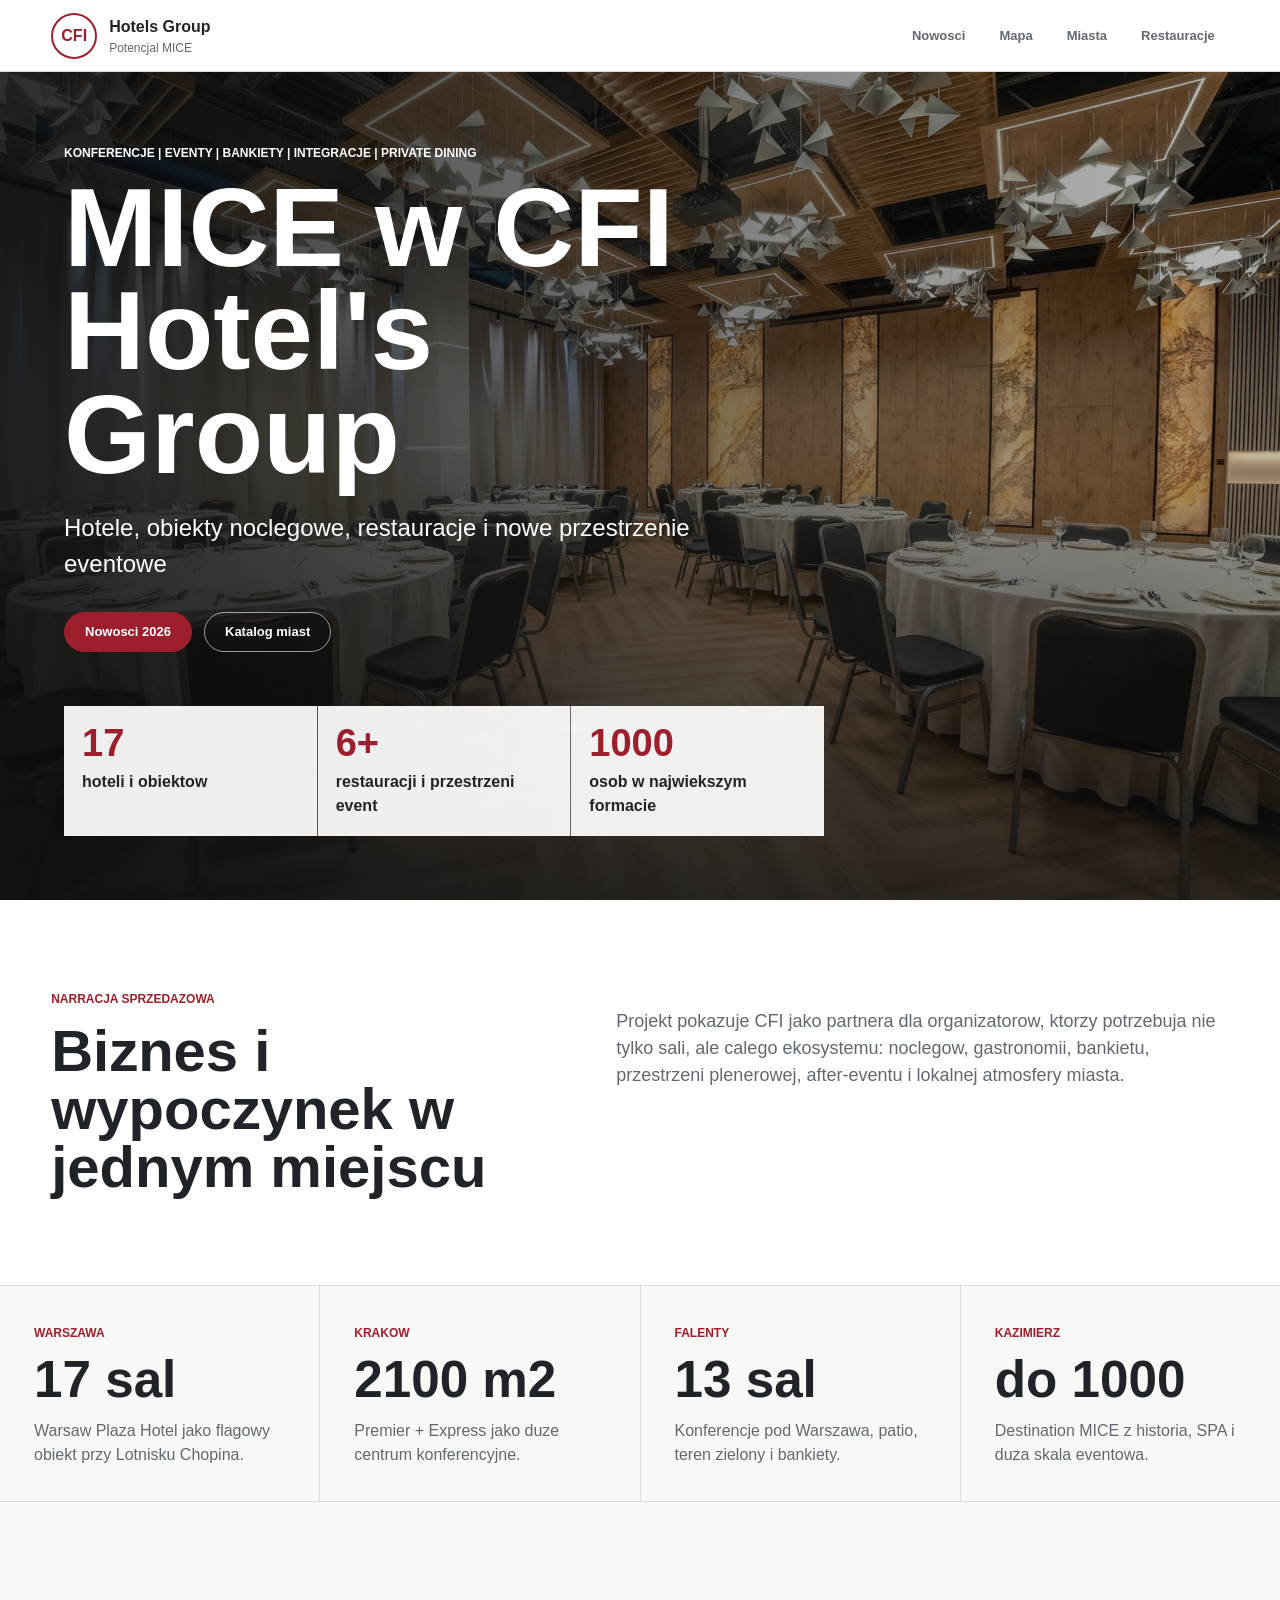
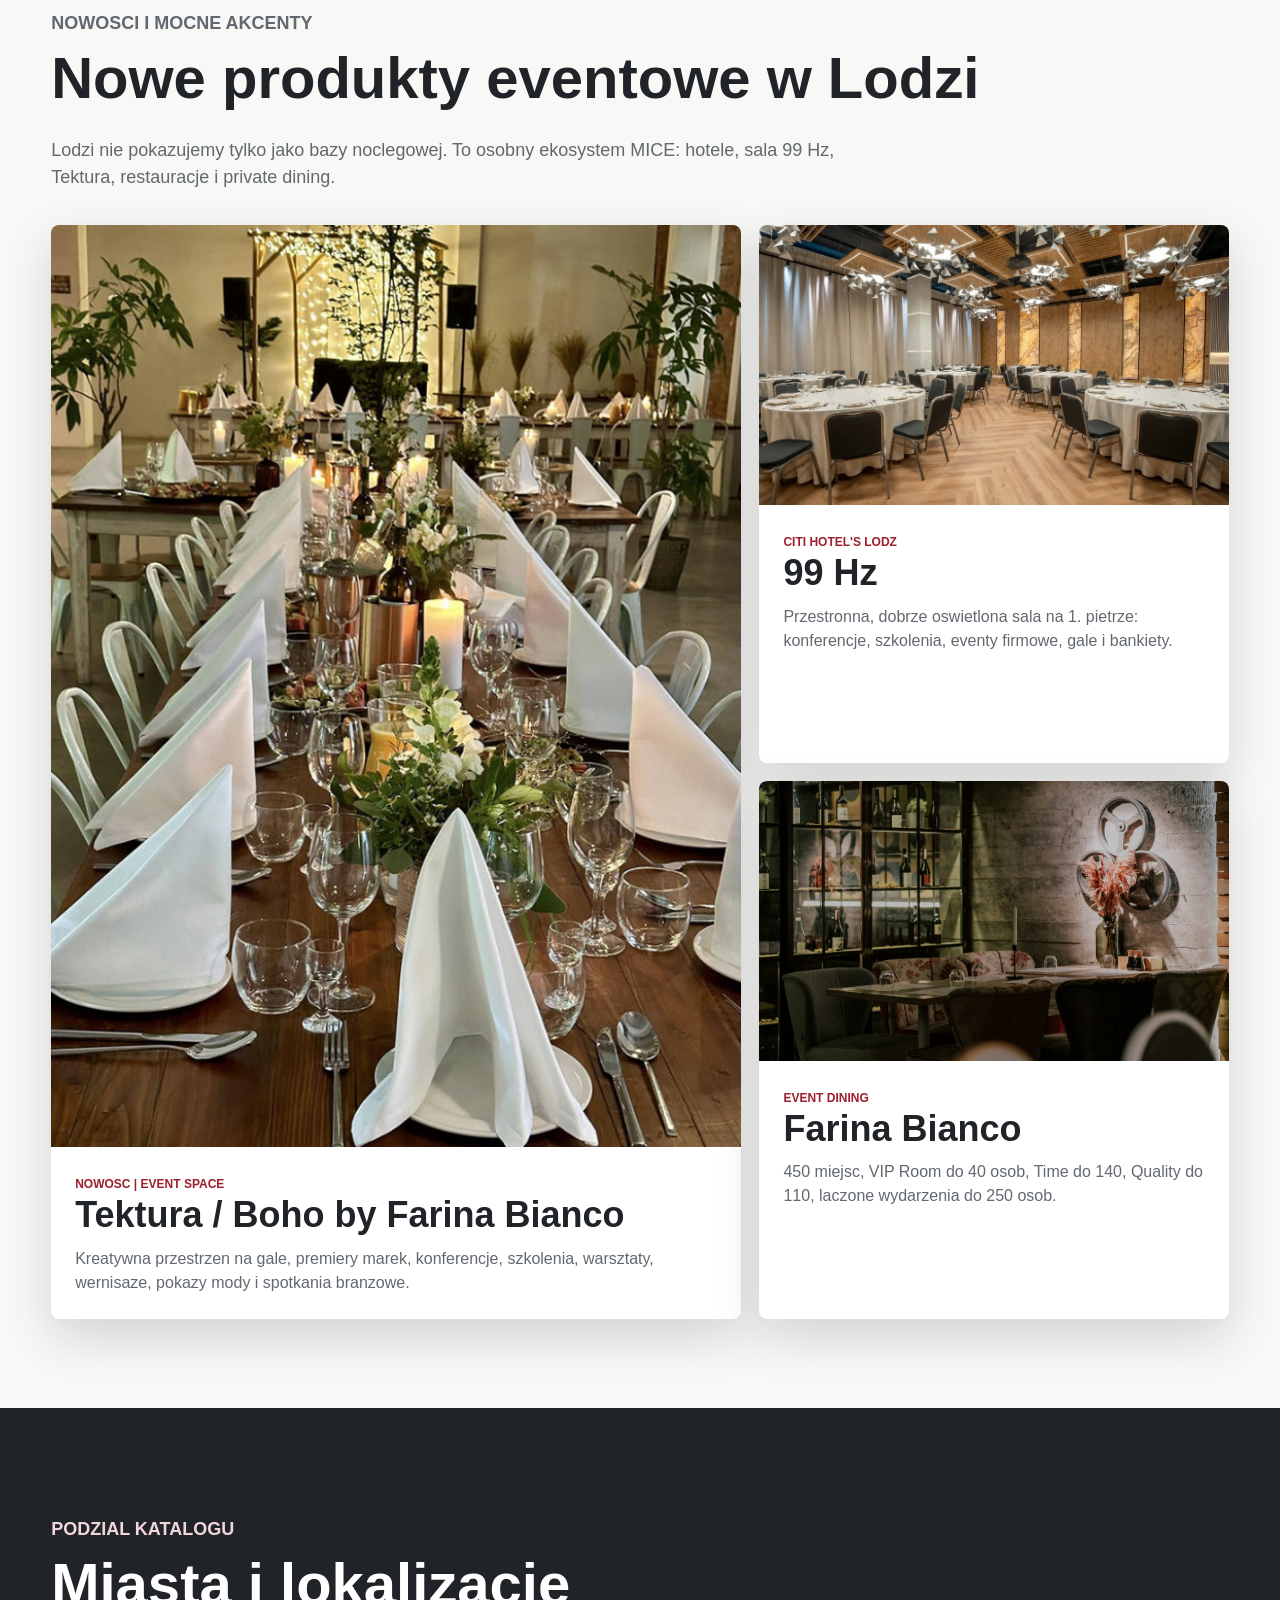
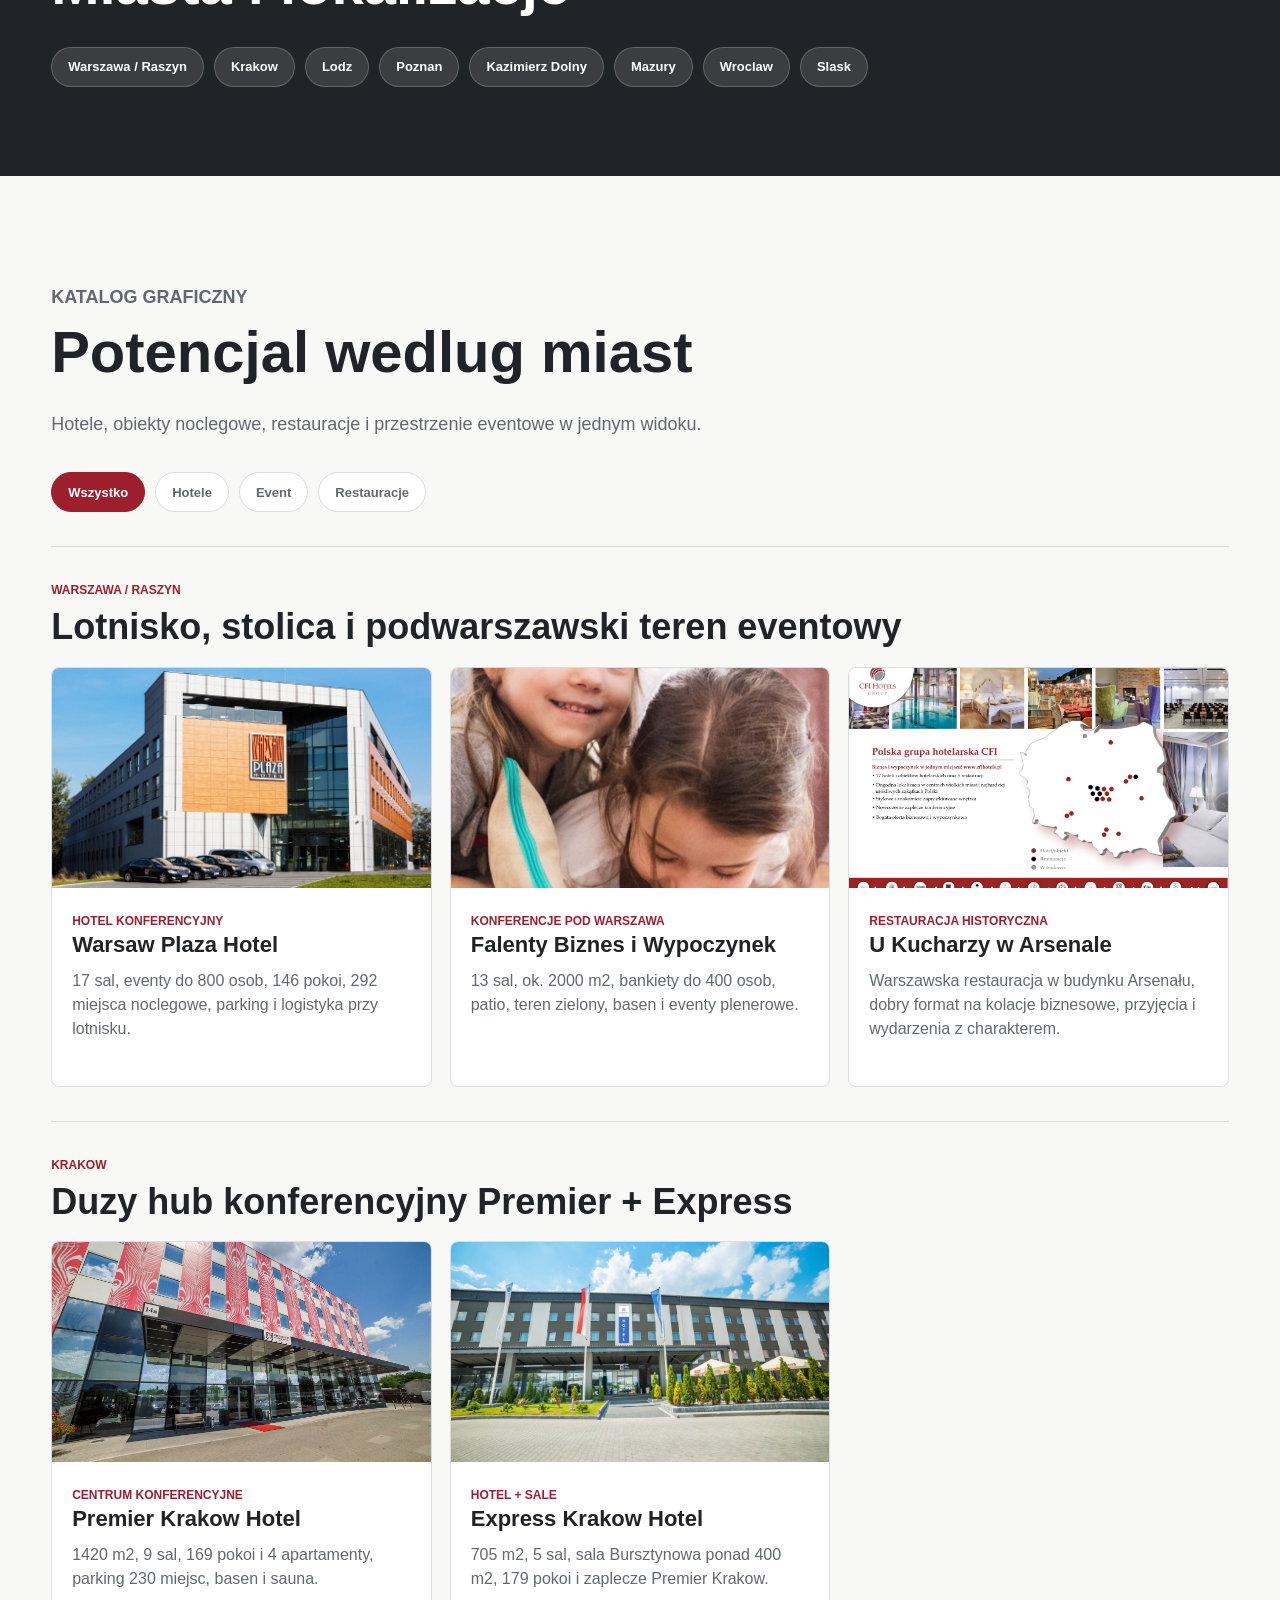
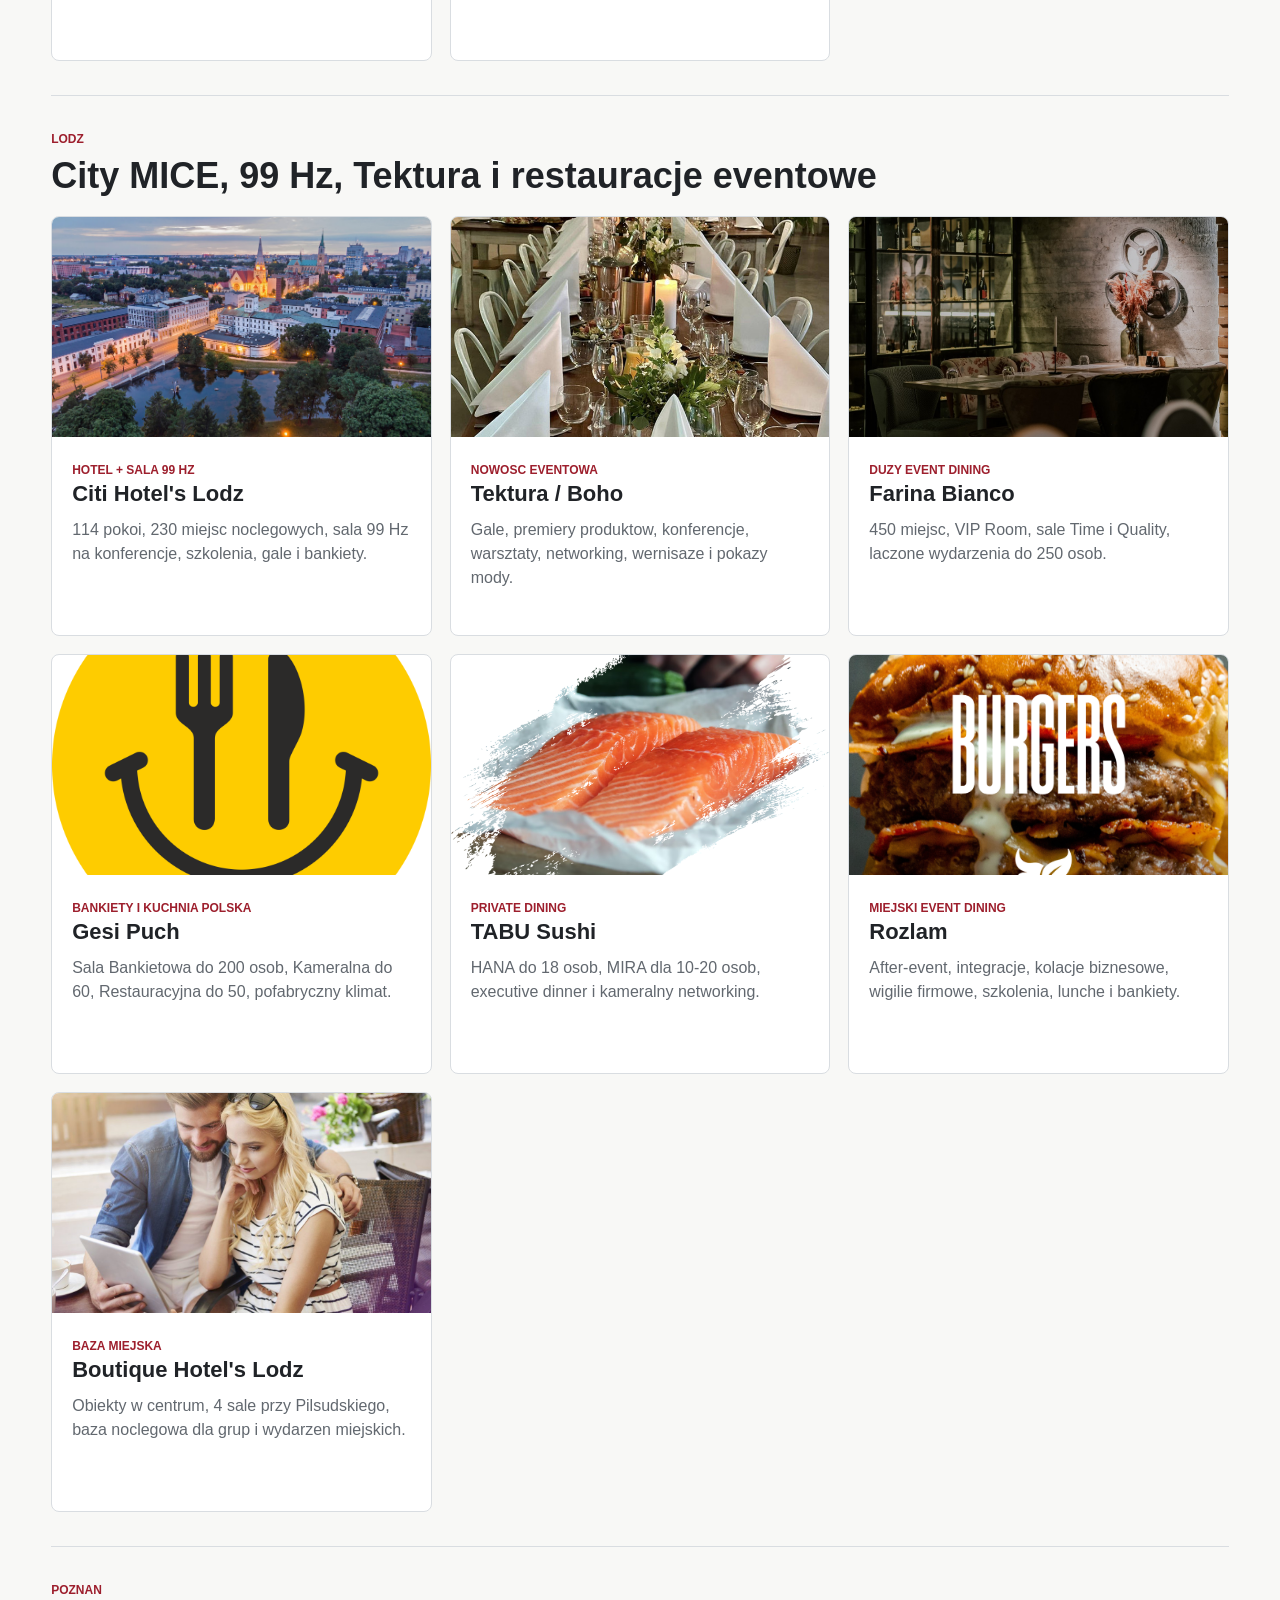
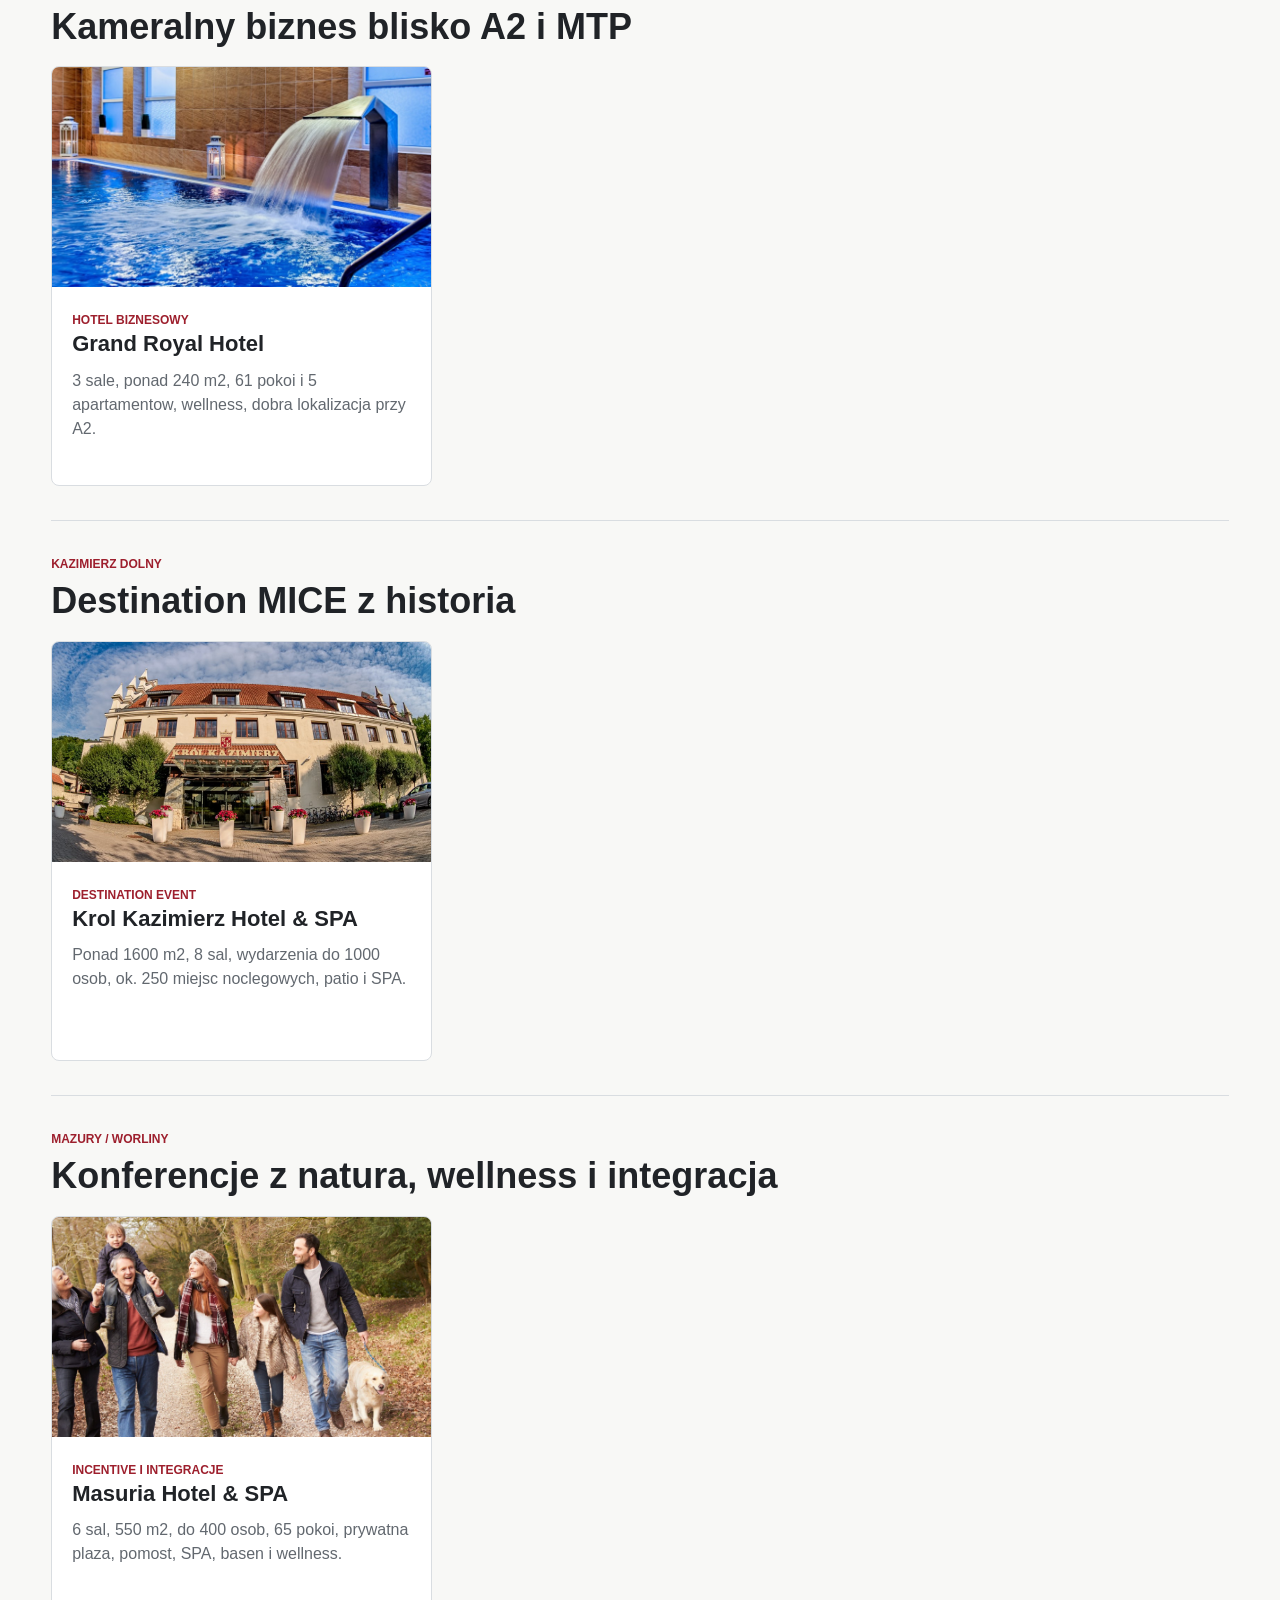
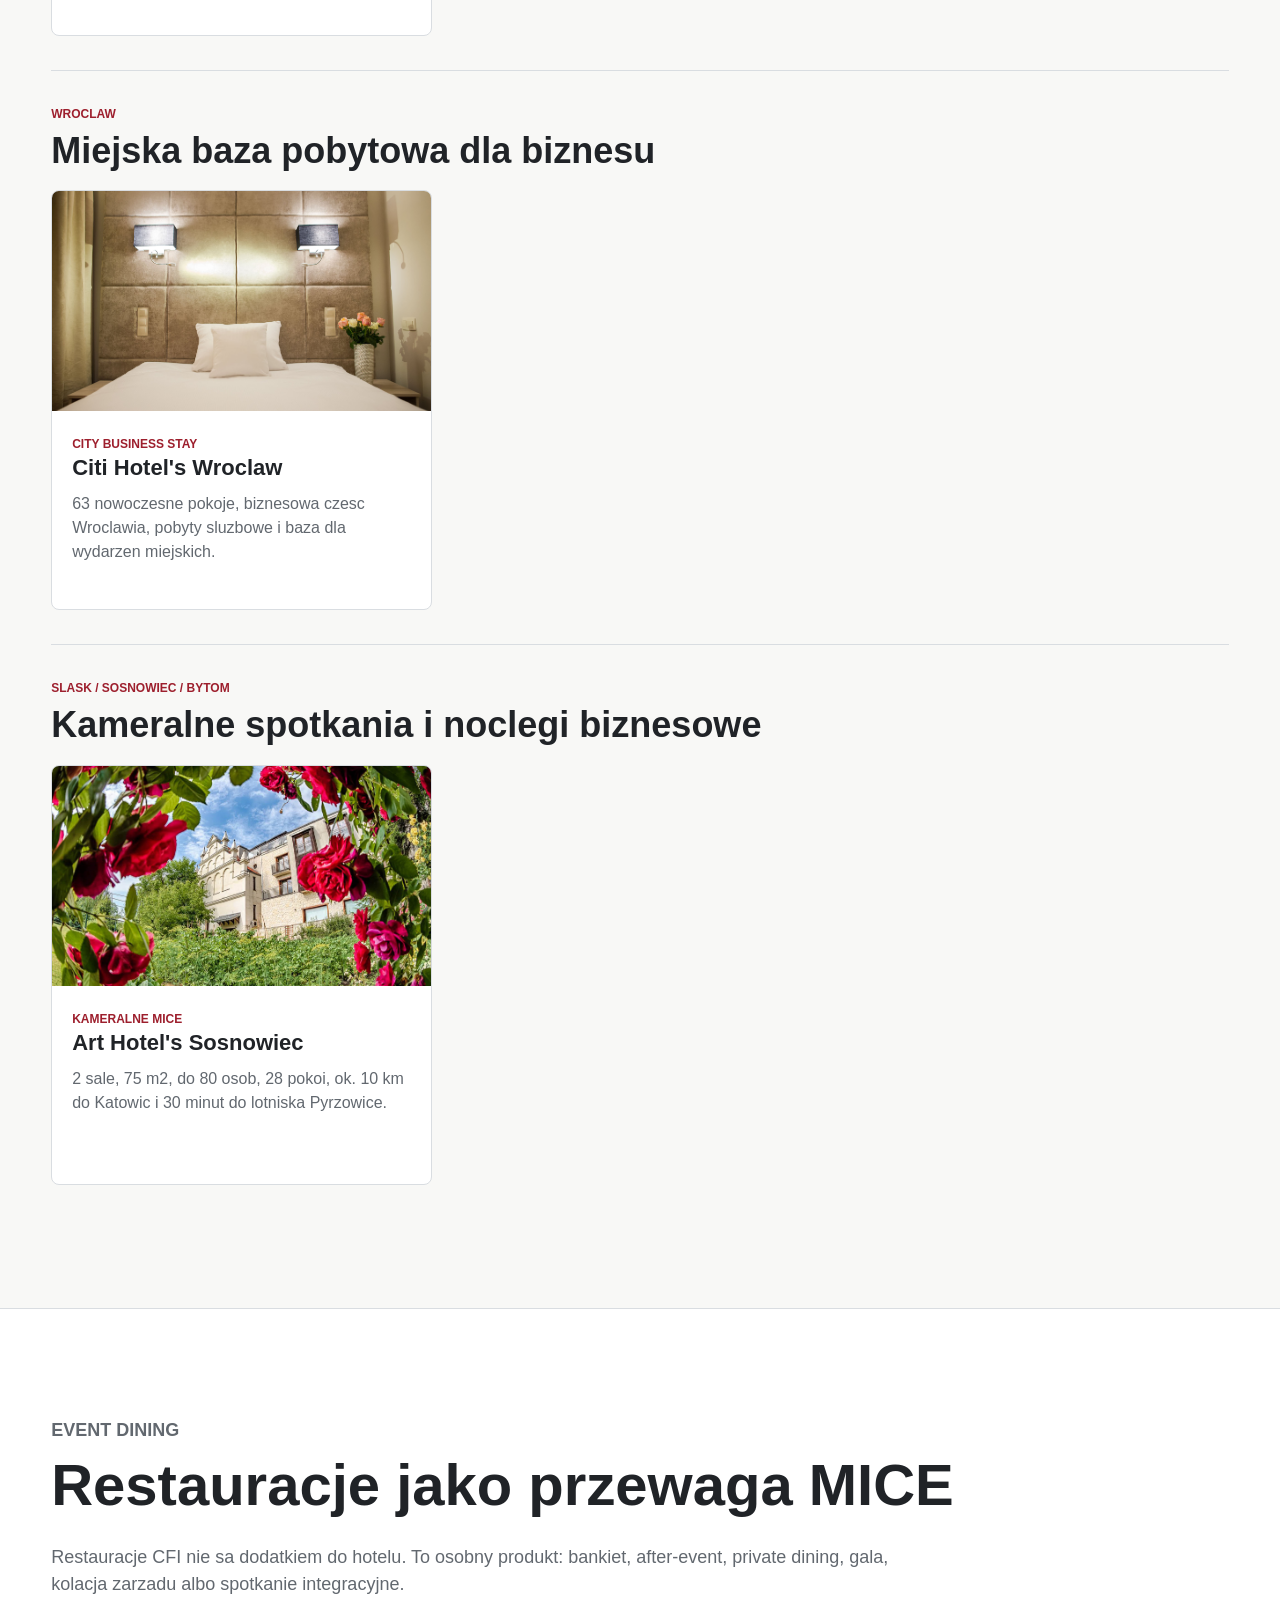
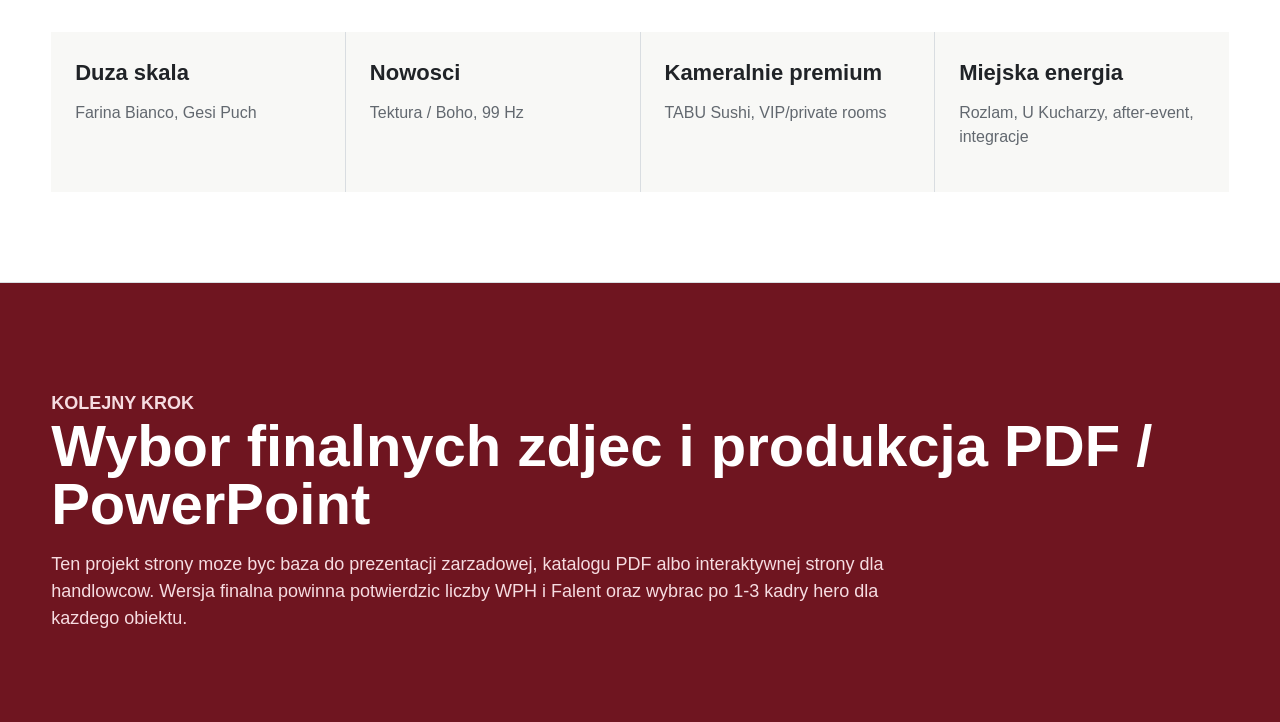
<file: web/index.html>
<!doctype html>
<html lang="pl">
  <head>
    <meta charset="utf-8" />
    <meta name="viewport" content="width=device-width, initial-scale=1" />
    <title>CFI Hotels Group | Potencjal MICE</title>
    <link rel="stylesheet" href="styles.css" />
  </head>
  <body>
    <header class="site-header">
      <a class="brand" href="#top" aria-label="CFI Hotels Group">
        <span class="brand-mark">CFI</span>
        <span>
          <strong>Hotels Group</strong>
          <small>Potencjal MICE</small>
        </span>
      </a>
      <nav class="top-nav" aria-label="Glowne sekcje">
        <a href="#nowosci">Nowosci</a>
        <a href="#mapa">Mapa</a>
        <a href="#miasta">Miasta</a>
        <a href="#restauracje">Restauracje</a>
      </nav>
    </header>

    <main id="top">
      <section class="hero">
        <img class="hero-media" src="../99Hz.png" alt="Sala bankietowa 99 Hz w Citi Hotel's Lodz" />
        <div class="hero-overlay"></div>
        <div class="hero-content">
          <p class="eyebrow">Konferencje | eventy | bankiety | integracje | private dining</p>
          <h1>MICE w CFI Hotel's Group</h1>
          <p class="hero-lead">Hotele, obiekty noclegowe, restauracje i nowe przestrzenie eventowe</p>
          <div class="hero-actions" aria-label="Najwazniejsze przejscia">
            <a class="button primary" href="#nowosci">Nowosci 2026</a>
            <a class="button secondary" href="#miasta">Katalog miast</a>
          </div>
        </div>
        <aside class="hero-stats" aria-label="Skrot potencjalu">
          <div>
            <strong>17</strong>
            <span>hoteli i obiektow</span>
          </div>
          <div>
            <strong>6+</strong>
            <span>restauracji i przestrzeni event</span>
          </div>
          <div>
            <strong>1000</strong>
            <span>osob w najwiekszym formacie</span>
          </div>
        </aside>
      </section>

      <section class="intro-band">
        <div>
          <p class="section-kicker">Narracja sprzedazowa</p>
          <h2>Biznes i wypoczynek w jednym miejscu</h2>
        </div>
        <p>
          Projekt pokazuje CFI jako partnera dla organizatorow, ktorzy potrzebuja nie tylko sali,
          ale calego ekosystemu: noclegow, gastronomii, bankietu, przestrzeni plenerowej,
          after-eventu i lokalnej atmosfery miasta.
        </p>
      </section>

      <section class="metrics-grid" aria-label="Najwazniejsze liczby">
        <article>
          <span>Warszawa</span>
          <strong>17 sal</strong>
          <p>Warsaw Plaza Hotel jako flagowy obiekt przy Lotnisku Chopina.</p>
        </article>
        <article>
          <span>Krakow</span>
          <strong>2100 m2</strong>
          <p>Premier + Express jako duze centrum konferencyjne.</p>
        </article>
        <article>
          <span>Falenty</span>
          <strong>13 sal</strong>
          <p>Konferencje pod Warszawa, patio, teren zielony i bankiety.</p>
        </article>
        <article>
          <span>Kazimierz</span>
          <strong>do 1000</strong>
          <p>Destination MICE z historia, SPA i duza skala eventowa.</p>
        </article>
      </section>

      <section class="section" id="nowosci">
        <div class="section-heading">
          <p class="section-kicker">Nowosci i mocne akcenty</p>
          <h2>Nowe produkty eventowe w Lodzi</h2>
          <p>
            Lodzi nie pokazujemy tylko jako bazy noclegowej. To osobny ekosystem MICE:
            hotele, sala 99 Hz, Tektura, restauracje i private dining.
          </p>
        </div>

        <div class="featured-grid">
          <article class="feature-card large">
            <img src="../assets/web_images/lodz/tektura-by-farina-bianco/02.jpg" alt="Tektura by Farina Bianco - ustawienie bankietowe" />
            <div>
              <span class="tag">Nowosc | event space</span>
              <h3>Tektura / Boho by Farina Bianco</h3>
              <p>
                Kreatywna przestrzen na gale, premiery marek, konferencje, szkolenia,
                warsztaty, wernisaze, pokazy mody i spotkania branzowe.
              </p>
            </div>
          </article>
          <article class="feature-card">
            <img src="../99Hz.png" alt="Sala 99 Hz przygotowana do bankietu" />
            <div>
              <span class="tag">Citi Hotel's Lodz</span>
              <h3>99 Hz</h3>
              <p>
                Przestronna, dobrze oswietlona sala na 1. pietrze: konferencje, szkolenia,
                eventy firmowe, gale i bankiety.
              </p>
            </div>
          </article>
          <article class="feature-card">
            <img src="../assets/web_images/lodz/farina-bianco/01.jpg" alt="Wnetrze Farina Bianco" />
            <div>
              <span class="tag">Event dining</span>
              <h3>Farina Bianco</h3>
              <p>
                450 miejsc, VIP Room do 40 osob, Time do 140, Quality do 110,
                laczone wydarzenia do 250 osob.
              </p>
            </div>
          </article>
        </div>
      </section>

      <section class="section map-section" id="mapa">
        <div class="section-heading">
          <p class="section-kicker">Podzial katalogu</p>
          <h2>Miasta i lokalizacje</h2>
        </div>
        <div class="region-list">
          <a href="#warszawa">Warszawa / Raszyn</a>
          <a href="#krakow">Krakow</a>
          <a href="#lodz">Lodz</a>
          <a href="#poznan">Poznan</a>
          <a href="#kazimierz">Kazimierz Dolny</a>
          <a href="#mazury">Mazury</a>
          <a href="#wroclaw">Wroclaw</a>
          <a href="#slask">Slask</a>
        </div>
      </section>

      <section class="section city-section" id="miasta">
        <div class="section-heading">
          <p class="section-kicker">Katalog graficzny</p>
          <h2>Potencjal wedlug miast</h2>
          <p>Hotele, obiekty noclegowe, restauracje i przestrzenie eventowe w jednym widoku.</p>
        </div>

        <div class="filters" aria-label="Filtr typu obiektu">
          <button class="filter is-active" type="button" data-filter="all">Wszystko</button>
          <button class="filter" type="button" data-filter="hotel">Hotele</button>
          <button class="filter" type="button" data-filter="event">Event</button>
          <button class="filter" type="button" data-filter="restaurant">Restauracje</button>
        </div>

        <div class="city-block" id="warszawa">
          <div class="city-title">
            <span>Warszawa / Raszyn</span>
            <h3>Lotnisko, stolica i podwarszawski teren eventowy</h3>
          </div>
          <div class="venue-grid">
            <article class="venue-card" data-type="hotel event">
              <img src="../assets/web_images/warszawa-raszyn/warsaw-plaza-hotel/04.jpg" alt="Warsaw Plaza Hotel" />
              <div>
                <span>Hotel konferencyjny</span>
                <h4>Warsaw Plaza Hotel</h4>
                <p>17 sal, eventy do 800 osob, 146 pokoi, 292 miejsca noclegowe, parking i logistyka przy lotnisku.</p>
              </div>
            </article>
            <article class="venue-card" data-type="hotel event">
              <img src="../assets/web_images/warszawa-raszyn/falenty-biznes-i-wypoczynek/07.jpg" alt="Falenty Biznes i Wypoczynek" />
              <div>
                <span>Konferencje pod Warszawa</span>
                <h4>Falenty Biznes i Wypoczynek</h4>
                <p>13 sal, ok. 2000 m2, bankiety do 400 osob, patio, teren zielony, basen i eventy plenerowe.</p>
              </div>
            </article>
            <article class="venue-card" data-type="restaurant event">
              <img src="../_analysis/page_previews/CFI_prezentacja_2026_PL_p2.png" alt="Warszawski kontekst CFI Hotels Group" />
              <div>
                <span>Restauracja historyczna</span>
                <h4>U Kucharzy w Arsenale</h4>
                <p>Warszawska restauracja w budynku Arsenału, dobry format na kolacje biznesowe, przyjęcia i wydarzenia z charakterem.</p>
              </div>
            </article>
          </div>
        </div>

        <div class="city-block" id="krakow">
          <div class="city-title">
            <span>Krakow</span>
            <h3>Duzy hub konferencyjny Premier + Express</h3>
          </div>
          <div class="venue-grid">
            <article class="venue-card" data-type="hotel event">
              <img src="../assets/web_images/krakow/premier-krakow-hotel/02.jpg" alt="Premier Krakow Hotel" />
              <div>
                <span>Centrum konferencyjne</span>
                <h4>Premier Krakow Hotel</h4>
                <p>1420 m2, 9 sal, 169 pokoi i 4 apartamenty, parking 230 miejsc, basen i sauna.</p>
              </div>
            </article>
            <article class="venue-card" data-type="hotel event">
              <img src="../assets/web_images/krakow/express-krakow-hotel/04.jpg" alt="Express Krakow Hotel" />
              <div>
                <span>Hotel + sale</span>
                <h4>Express Krakow Hotel</h4>
                <p>705 m2, 5 sal, sala Bursztynowa ponad 400 m2, 179 pokoi i zaplecze Premier Krakow.</p>
              </div>
            </article>
          </div>
        </div>

        <div class="city-block" id="lodz">
          <div class="city-title">
            <span>Lodz</span>
            <h3>City MICE, 99 Hz, Tektura i restauracje eventowe</h3>
          </div>
          <div class="venue-grid">
            <article class="venue-card" data-type="hotel event">
              <img src="../assets/web_images/lodz/citi-hotel-s-lodz/02.jpg" alt="Citi Hotel's Lodz" />
              <div>
                <span>Hotel + sala 99 Hz</span>
                <h4>Citi Hotel's Lodz</h4>
                <p>114 pokoi, 230 miejsc noclegowych, sala 99 Hz na konferencje, szkolenia, gale i bankiety.</p>
              </div>
            </article>
            <article class="venue-card" data-type="event restaurant">
              <img src="../assets/web_images/lodz/tektura-by-farina-bianco/02.jpg" alt="Tektura by Farina Bianco" />
              <div>
                <span>Nowosc eventowa</span>
                <h4>Tektura / Boho</h4>
                <p>Gale, premiery produktow, konferencje, warsztaty, networking, wernisaze i pokazy mody.</p>
              </div>
            </article>
            <article class="venue-card" data-type="restaurant event">
              <img src="../assets/web_images/lodz/farina-bianco/01.jpg" alt="Farina Bianco" />
              <div>
                <span>Duzy event dining</span>
                <h4>Farina Bianco</h4>
                <p>450 miejsc, VIP Room, sale Time i Quality, laczone wydarzenia do 250 osob.</p>
              </div>
            </article>
            <article class="venue-card" data-type="restaurant event">
              <img src="../assets/web_images/lodz/gesi-puch/02.png" alt="Gesi Puch" />
              <div>
                <span>Bankiety i kuchnia polska</span>
                <h4>Gesi Puch</h4>
                <p>Sala Bankietowa do 200 osob, Kameralna do 60, Restauracyjna do 50, pofabryczny klimat.</p>
              </div>
            </article>
            <article class="venue-card" data-type="restaurant event">
              <img src="../assets/web_images/lodz/tabu-sushi/02.png" alt="TABU Sushi" />
              <div>
                <span>Private dining</span>
                <h4>TABU Sushi</h4>
                <p>HANA do 18 osob, MIRA dla 10-20 osob, executive dinner i kameralny networking.</p>
              </div>
            </article>
            <article class="venue-card" data-type="restaurant event">
              <img src="../assets/web_images/lodz/rozlam/03.png" alt="Rozlam" />
              <div>
                <span>Miejski event dining</span>
                <h4>Rozlam</h4>
                <p>After-event, integracje, kolacje biznesowe, wigilie firmowe, szkolenia, lunche i bankiety.</p>
              </div>
            </article>
            <article class="venue-card" data-type="hotel">
              <img src="../assets/web_images/lodz/boutique-hotel-s-lodz/01.jpg" alt="Boutique Hotel's Lodz" />
              <div>
                <span>Baza miejska</span>
                <h4>Boutique Hotel's Lodz</h4>
                <p>Obiekty w centrum, 4 sale przy Pilsudskiego, baza noclegowa dla grup i wydarzen miejskich.</p>
              </div>
            </article>
          </div>
        </div>

        <div class="city-block" id="poznan">
          <div class="city-title">
            <span>Poznan</span>
            <h3>Kameralny biznes blisko A2 i MTP</h3>
          </div>
          <div class="venue-grid">
            <article class="venue-card" data-type="hotel event">
              <img src="../assets/web_images/poznan/grand-royal-hotel/02.jpg" alt="Grand Royal Hotel" />
              <div>
                <span>Hotel biznesowy</span>
                <h4>Grand Royal Hotel</h4>
                <p>3 sale, ponad 240 m2, 61 pokoi i 5 apartamentow, wellness, dobra lokalizacja przy A2.</p>
              </div>
            </article>
          </div>
        </div>

        <div class="city-block" id="kazimierz">
          <div class="city-title">
            <span>Kazimierz Dolny</span>
            <h3>Destination MICE z historia</h3>
          </div>
          <div class="venue-grid">
            <article class="venue-card" data-type="hotel event">
              <img src="../assets/web_images/kazimierz-dolny/krol-kazimierz-hotel-spa/01.jpg" alt="Krol Kazimierz Hotel and SPA" />
              <div>
                <span>Destination event</span>
                <h4>Krol Kazimierz Hotel & SPA</h4>
                <p>Ponad 1600 m2, 8 sal, wydarzenia do 1000 osob, ok. 250 miejsc noclegowych, patio i SPA.</p>
              </div>
            </article>
          </div>
        </div>

        <div class="city-block" id="mazury">
          <div class="city-title">
            <span>Mazury / Worliny</span>
            <h3>Konferencje z natura, wellness i integracja</h3>
          </div>
          <div class="venue-grid">
            <article class="venue-card" data-type="hotel event">
              <img src="../assets/web_images/mazury-worliny/masuria-hotel-spa/03.jpg" alt="Masuria Hotel and SPA" />
              <div>
                <span>Incentive i integracje</span>
                <h4>Masuria Hotel & SPA</h4>
                <p>6 sal, 550 m2, do 400 osob, 65 pokoi, prywatna plaza, pomost, SPA, basen i wellness.</p>
              </div>
            </article>
          </div>
        </div>

        <div class="city-block" id="wroclaw">
          <div class="city-title">
            <span>Wroclaw</span>
            <h3>Miejska baza pobytowa dla biznesu</h3>
          </div>
          <div class="venue-grid">
            <article class="venue-card" data-type="hotel">
              <img src="../assets/web_images/wroclaw/citi-hotel-s-wroclaw/02.jpg" alt="Citi Hotel's Wroclaw" />
              <div>
                <span>City business stay</span>
                <h4>Citi Hotel's Wroclaw</h4>
                <p>63 nowoczesne pokoje, biznesowa czesc Wroclawia, pobyty sluzbowe i baza dla wydarzen miejskich.</p>
              </div>
            </article>
          </div>
        </div>

        <div class="city-block" id="slask">
          <div class="city-title">
            <span>Slask / Sosnowiec / Bytom</span>
            <h3>Kameralne spotkania i noclegi biznesowe</h3>
          </div>
          <div class="venue-grid">
            <article class="venue-card" data-type="hotel event">
              <img src="../assets/web_images/sosnowiec/art-hotel-s-sosnowiec/01.jpg" alt="Art Hotel's Sosnowiec" />
              <div>
                <span>Kameralne MICE</span>
                <h4>Art Hotel's Sosnowiec</h4>
                <p>2 sale, 75 m2, do 80 osob, 28 pokoi, ok. 10 km do Katowic i 30 minut do lotniska Pyrzowice.</p>
              </div>
            </article>
          </div>
        </div>
      </section>

      <section class="section restaurant-panel" id="restauracje">
        <div class="section-heading">
          <p class="section-kicker">Event dining</p>
          <h2>Restauracje jako przewaga MICE</h2>
          <p>
            Restauracje CFI nie sa dodatkiem do hotelu. To osobny produkt: bankiet,
            after-event, private dining, gala, kolacja zarzadu albo spotkanie integracyjne.
          </p>
        </div>
        <div class="restaurant-strip">
          <article>
            <strong>Duza skala</strong>
            <span>Farina Bianco, Gesi Puch</span>
          </article>
          <article>
            <strong>Nowosci</strong>
            <span>Tektura / Boho, 99 Hz</span>
          </article>
          <article>
            <strong>Kameralnie premium</strong>
            <span>TABU Sushi, VIP/private rooms</span>
          </article>
          <article>
            <strong>Miejska energia</strong>
            <span>Rozlam, U Kucharzy, after-event, integracje</span>
          </article>
        </div>
      </section>

      <section class="closing">
        <p class="section-kicker">Kolejny krok</p>
        <h2>Wybor finalnych zdjec i produkcja PDF / PowerPoint</h2>
        <p>
          Ten projekt strony moze byc baza do prezentacji zarzadowej, katalogu PDF albo
          interaktywnej strony dla handlowcow. Wersja finalna powinna potwierdzic liczby
          WPH i Falent oraz wybrac po 1-3 kadry hero dla kazdego obiektu.
        </p>
      </section>
    </main>

    <script src="app.js"></script>
  </body>
</html>
</file>
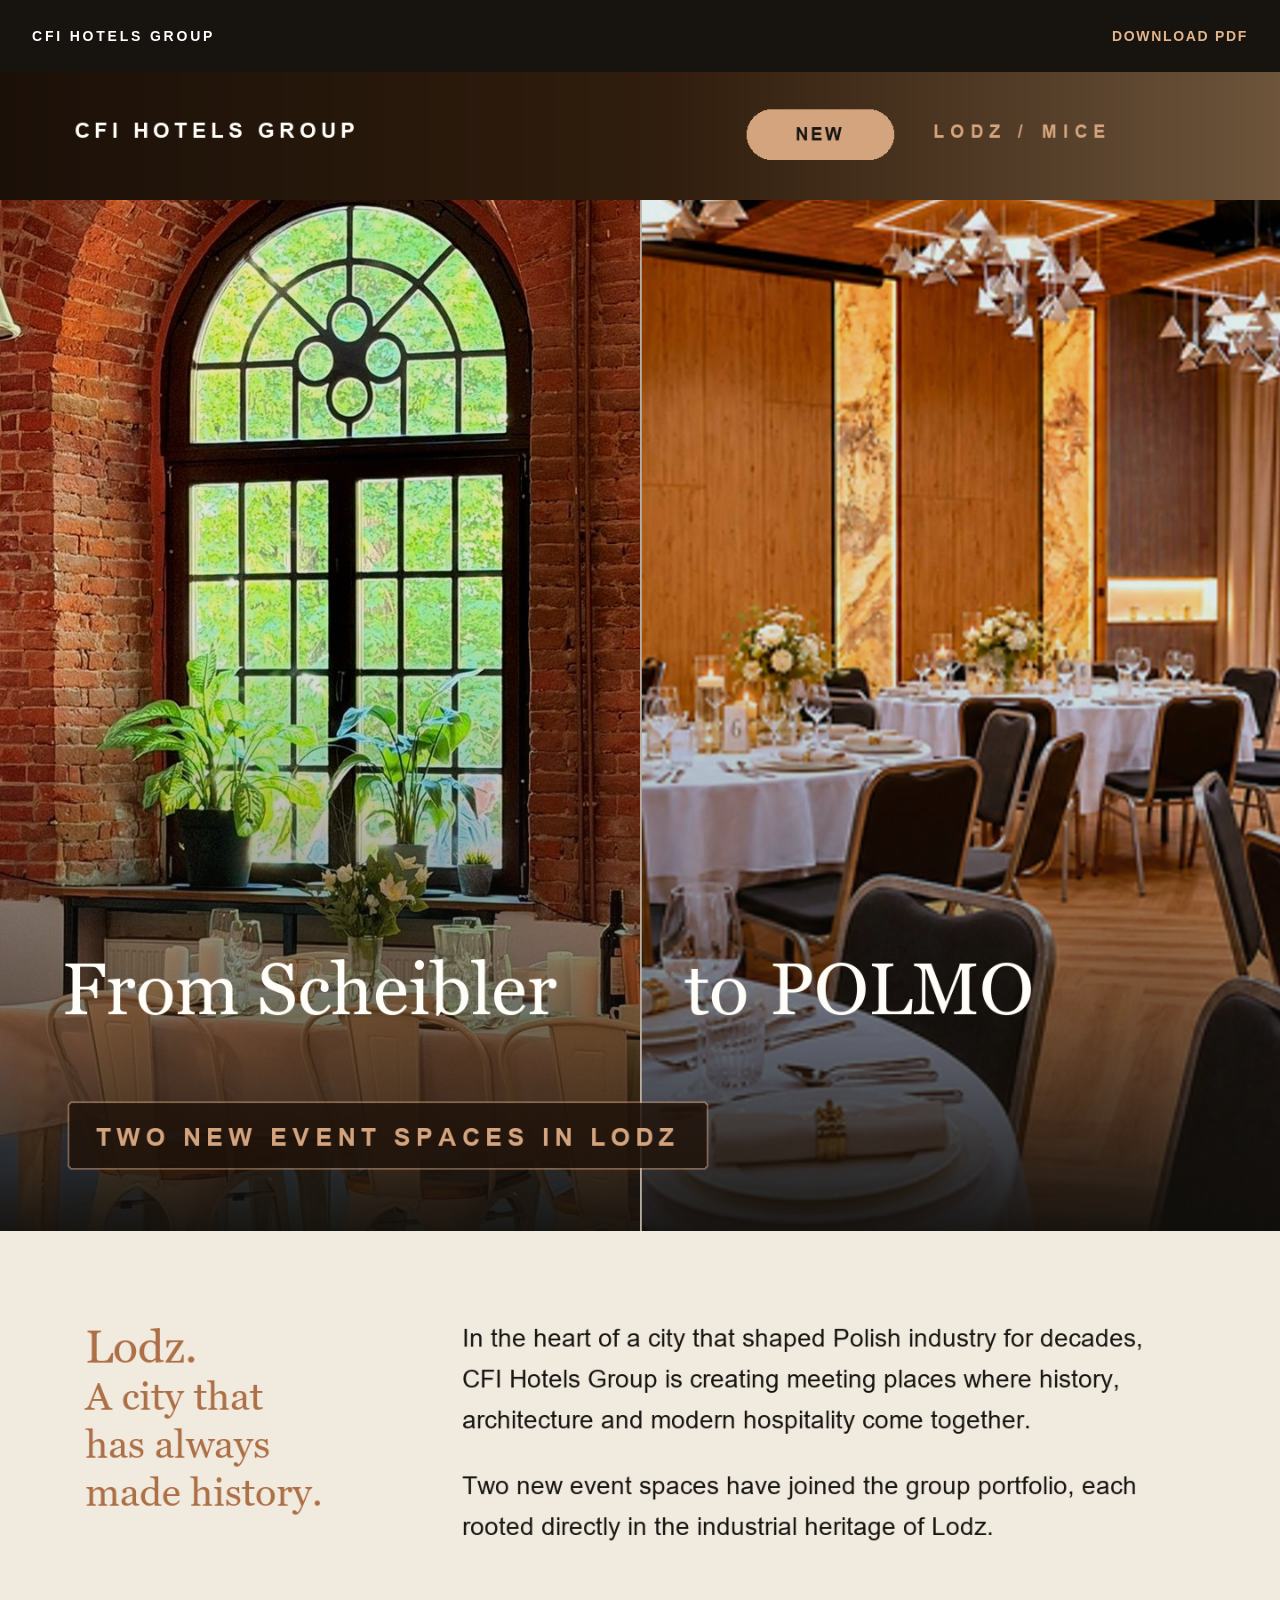
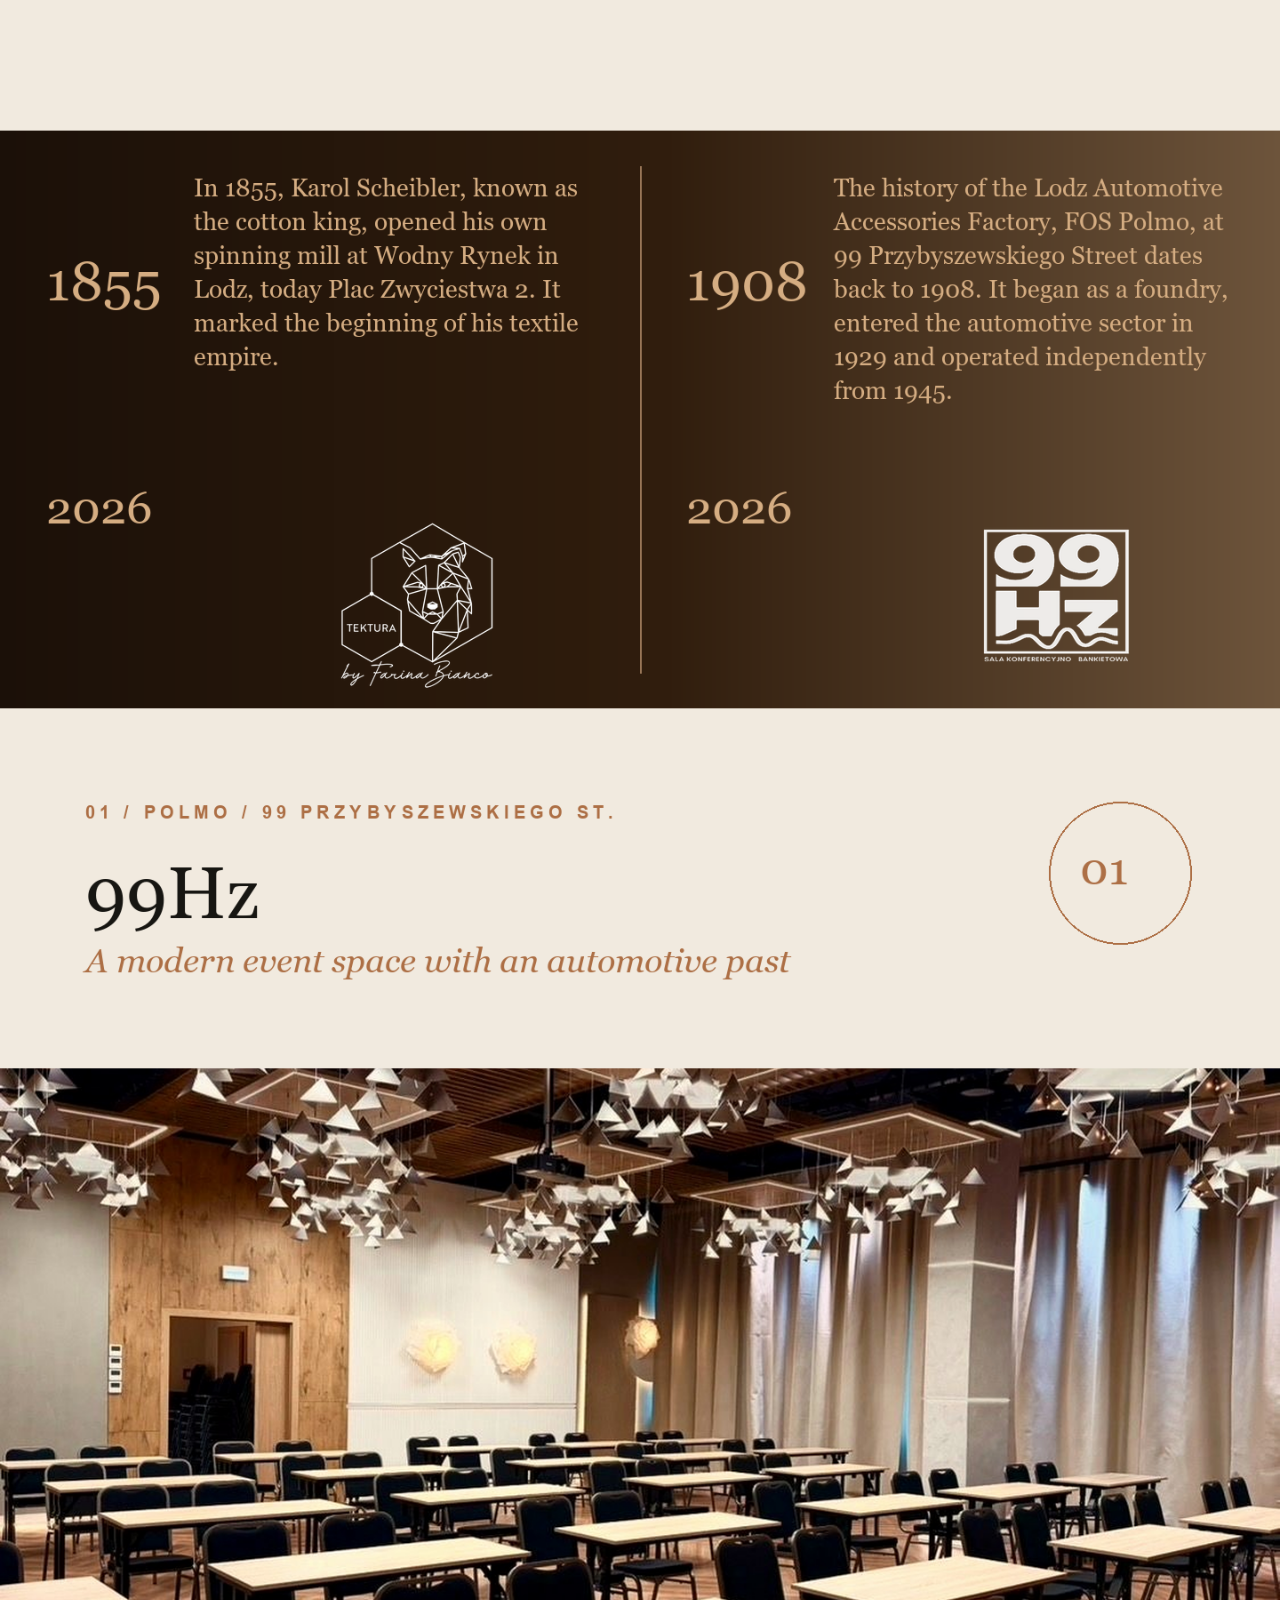
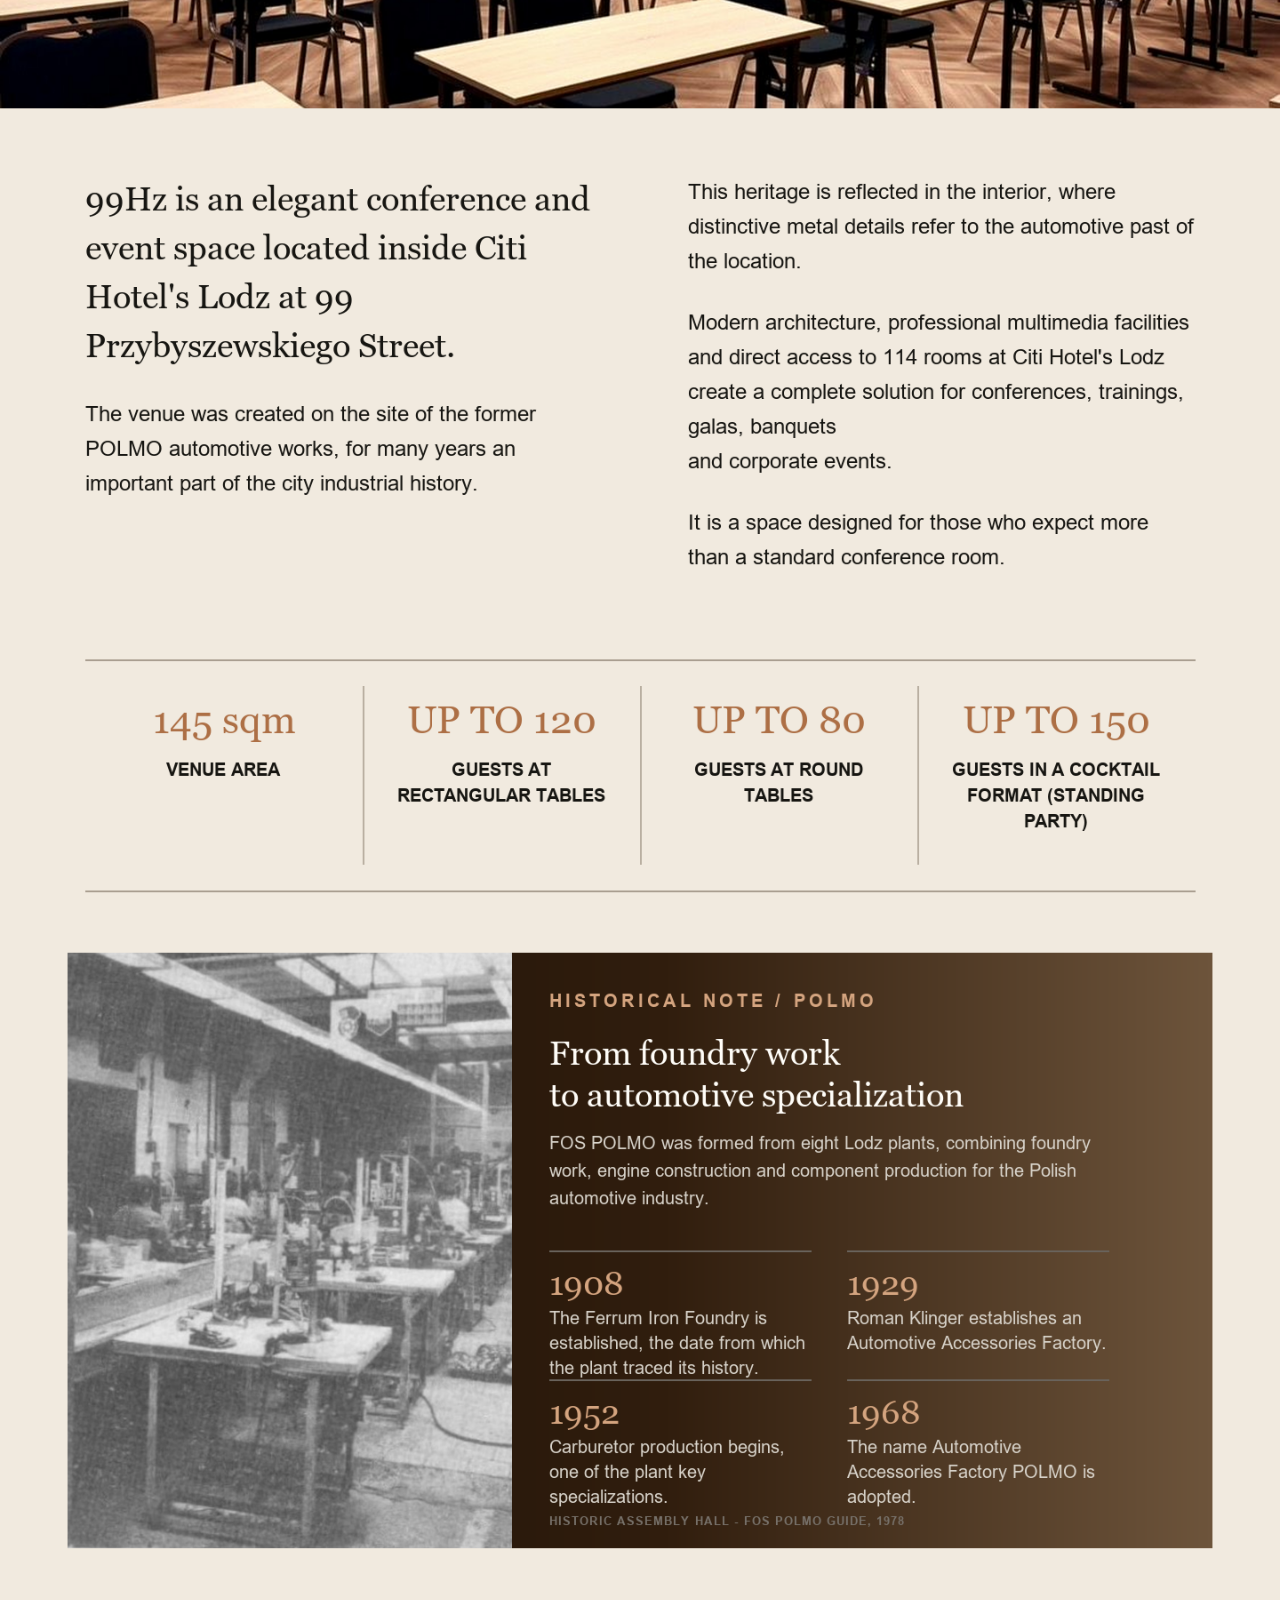
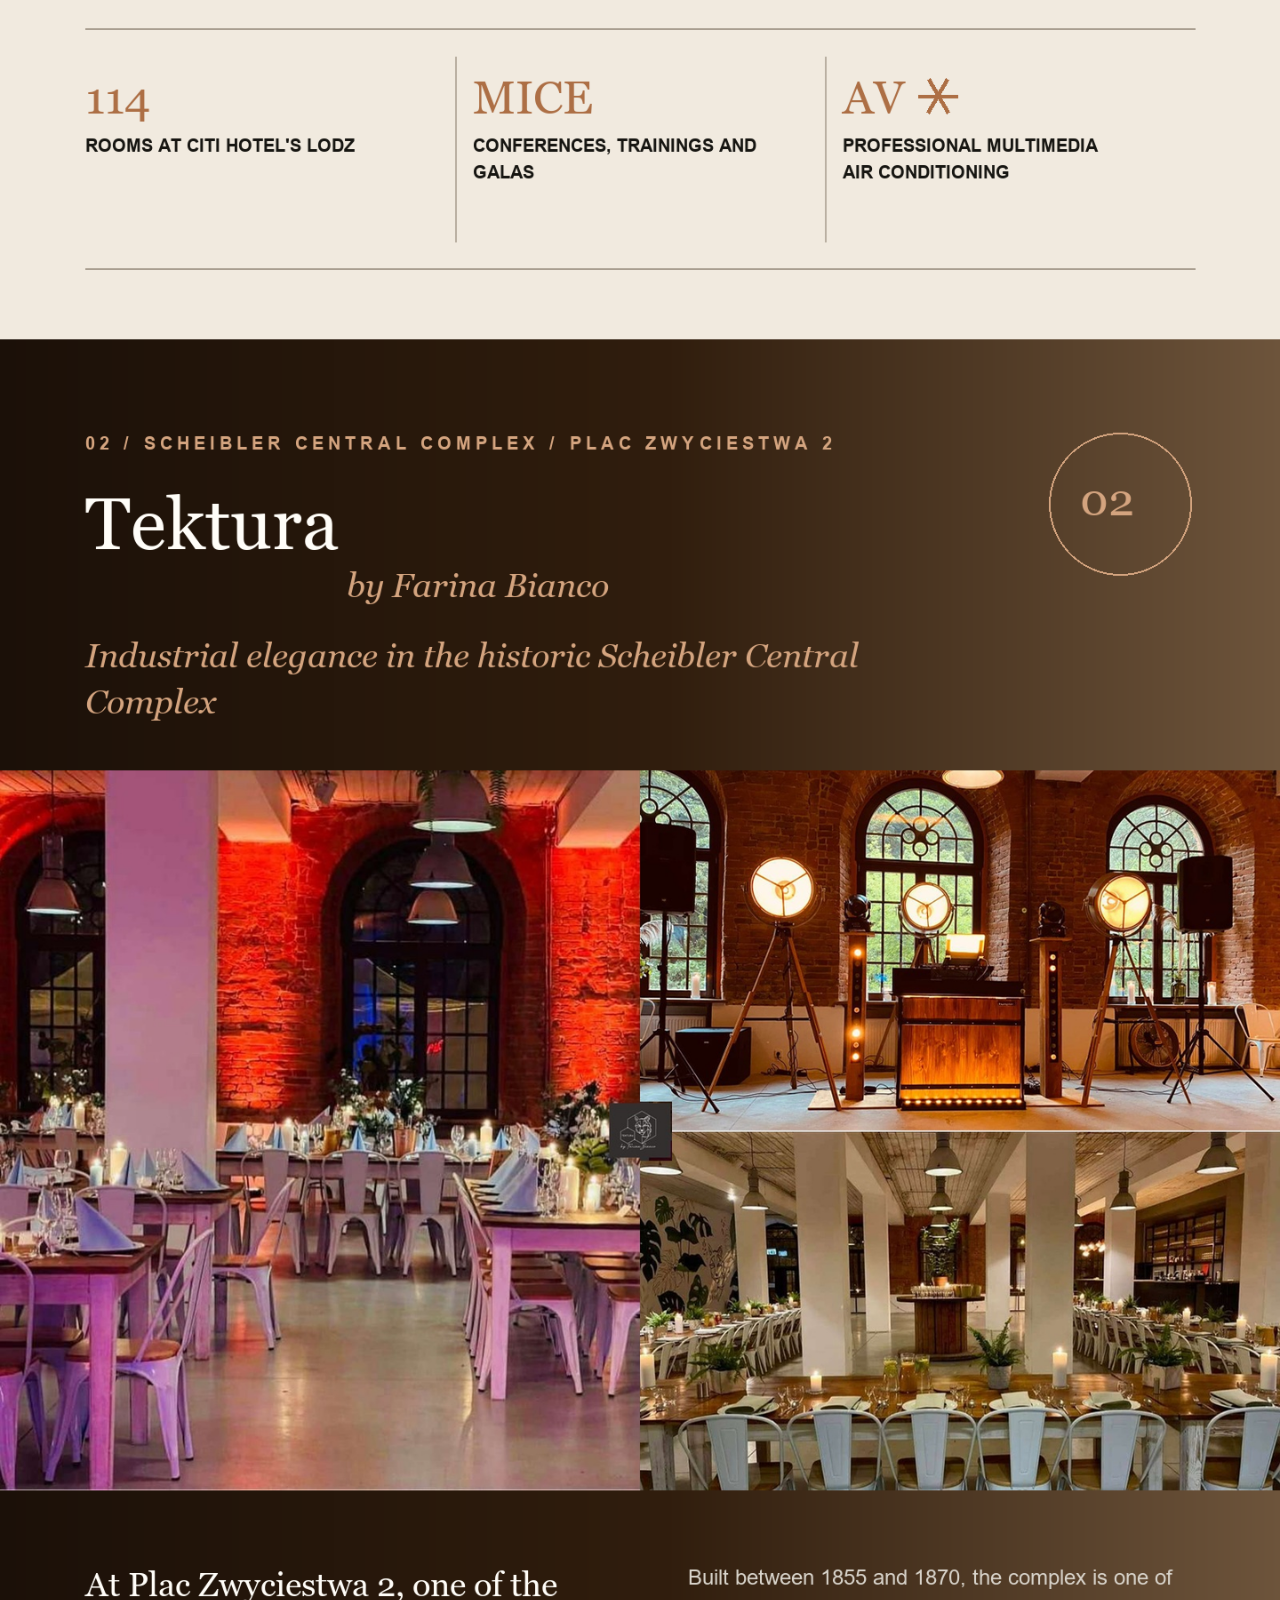
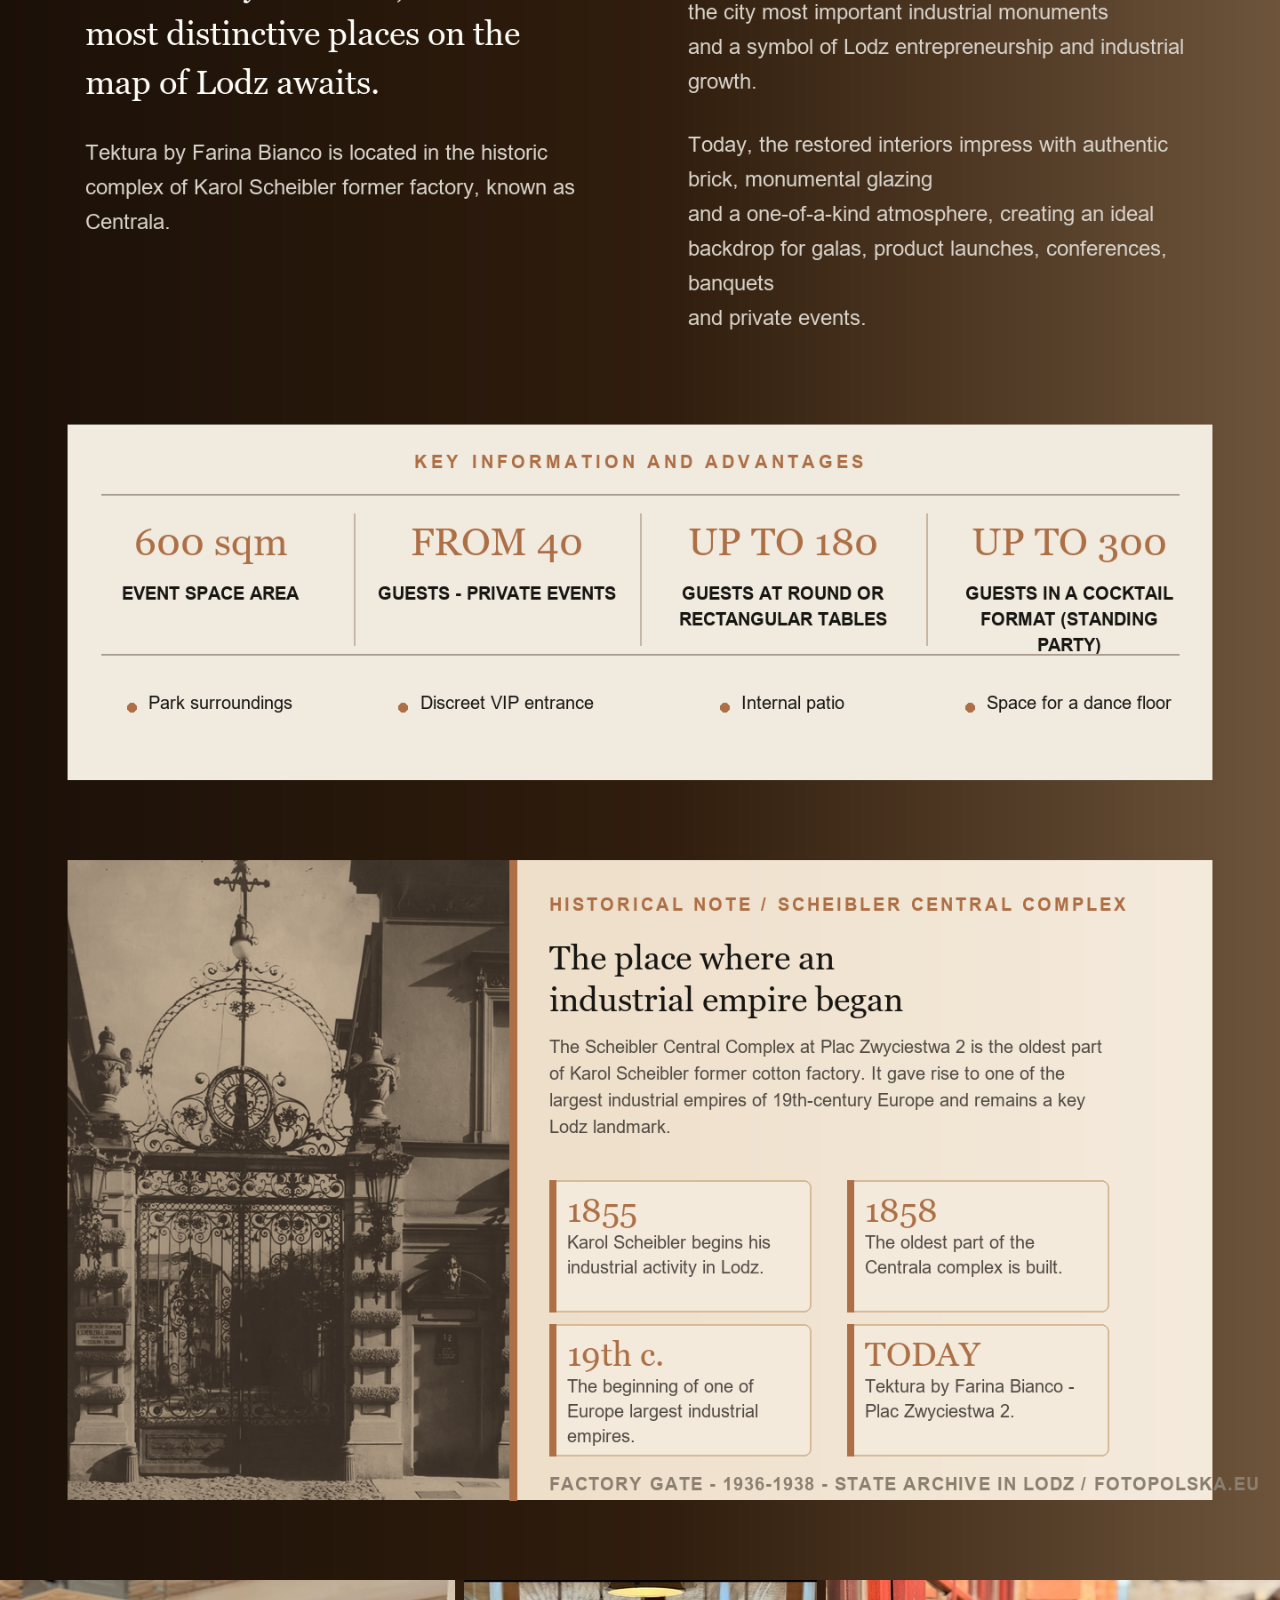
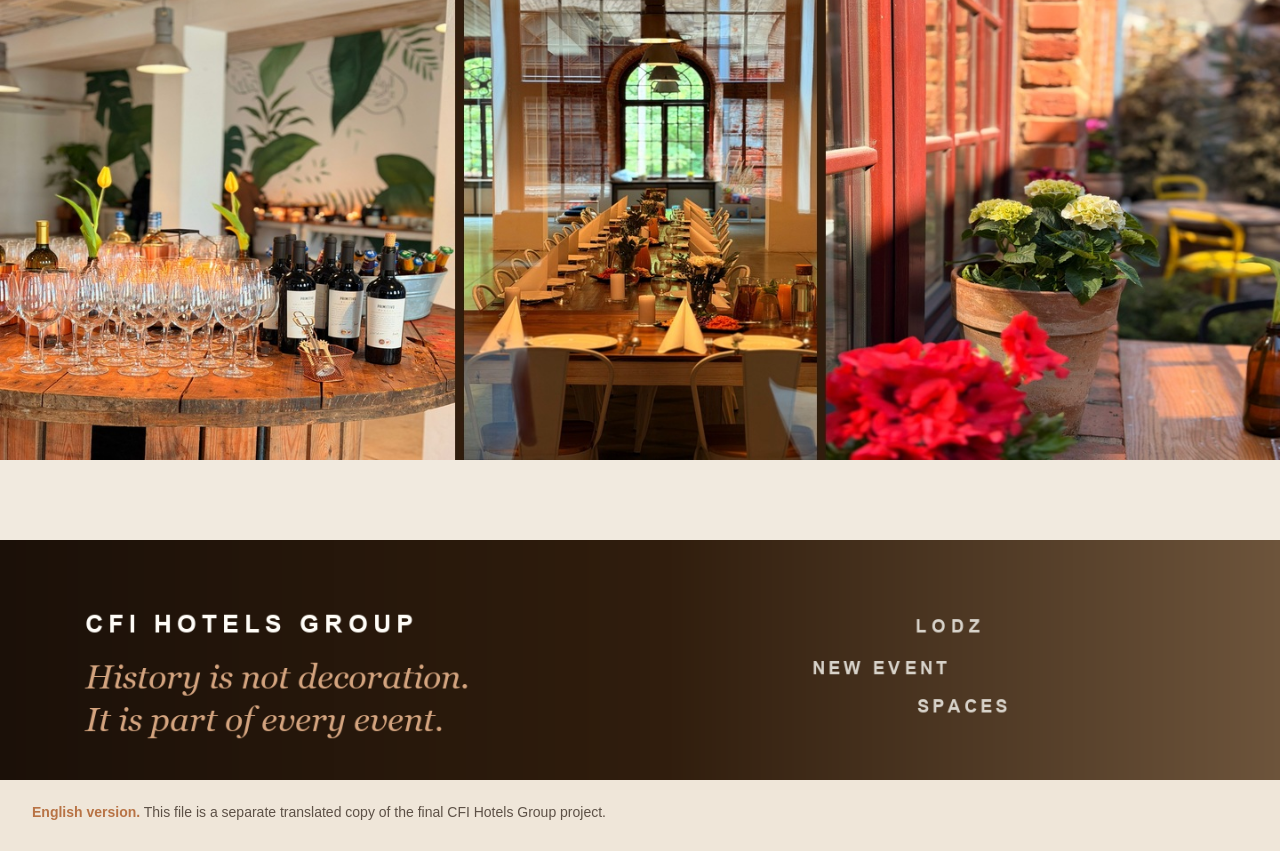
<file: deliverables/CFI_Hotels_Group_project_EN/index.html>
<!doctype html>
<html lang="en">
<head>
  <meta charset="utf-8">
  <meta name="viewport" content="width=device-width, initial-scale=1">
  <title>From Scheibler to POLMO | CFI Hotels Group</title>
  <style>
    :root {
      color-scheme: light;
      --paper: #efe6d9;
      --ink: #201b17;
      --brown: #2c1609;
      --copper: #b87345;
    }

    body {
      margin: 0;
      background: var(--brown);
      color: var(--ink);
      font-family: Arial, Helvetica, sans-serif;
    }

    .page {
      width: min(100%, 1440px);
      margin: 0 auto;
      background: var(--paper);
      box-shadow: 0 22px 90px rgba(0, 0, 0, .35);
    }

    header {
      padding: 28px 32px;
      display: flex;
      align-items: center;
      justify-content: space-between;
      gap: 24px;
      background: #17130f;
      color: white;
      letter-spacing: .2em;
      text-transform: uppercase;
      font-weight: 700;
      font-size: 14px;
    }

    header a {
      color: #e3b58b;
      text-decoration: none;
      letter-spacing: .12em;
    }

    img {
      display: block;
      width: 100%;
      height: auto;
    }

    footer {
      padding: 22px 32px 28px;
      background: var(--paper);
      color: #5d5147;
      font-size: 14px;
      line-height: 1.5;
    }

    footer strong {
      color: var(--copper);
    }
  </style>
</head>
<body>
  <main class="page">
    <header>
      <div>CFI Hotels Group</div>
      <a href="CFI_Hotels_Group_project_EN.pdf">Download PDF</a>
    </header>
    <img src="CFI_Hotels_Group_project_EN.png" alt="English presentation: From Scheibler to POLMO - two new event spaces in Lodz">
    <footer>
      <strong>English version.</strong> This file is a separate translated copy of the final CFI Hotels Group project.
    </footer>
  </main>
</body>
</html>
</file>
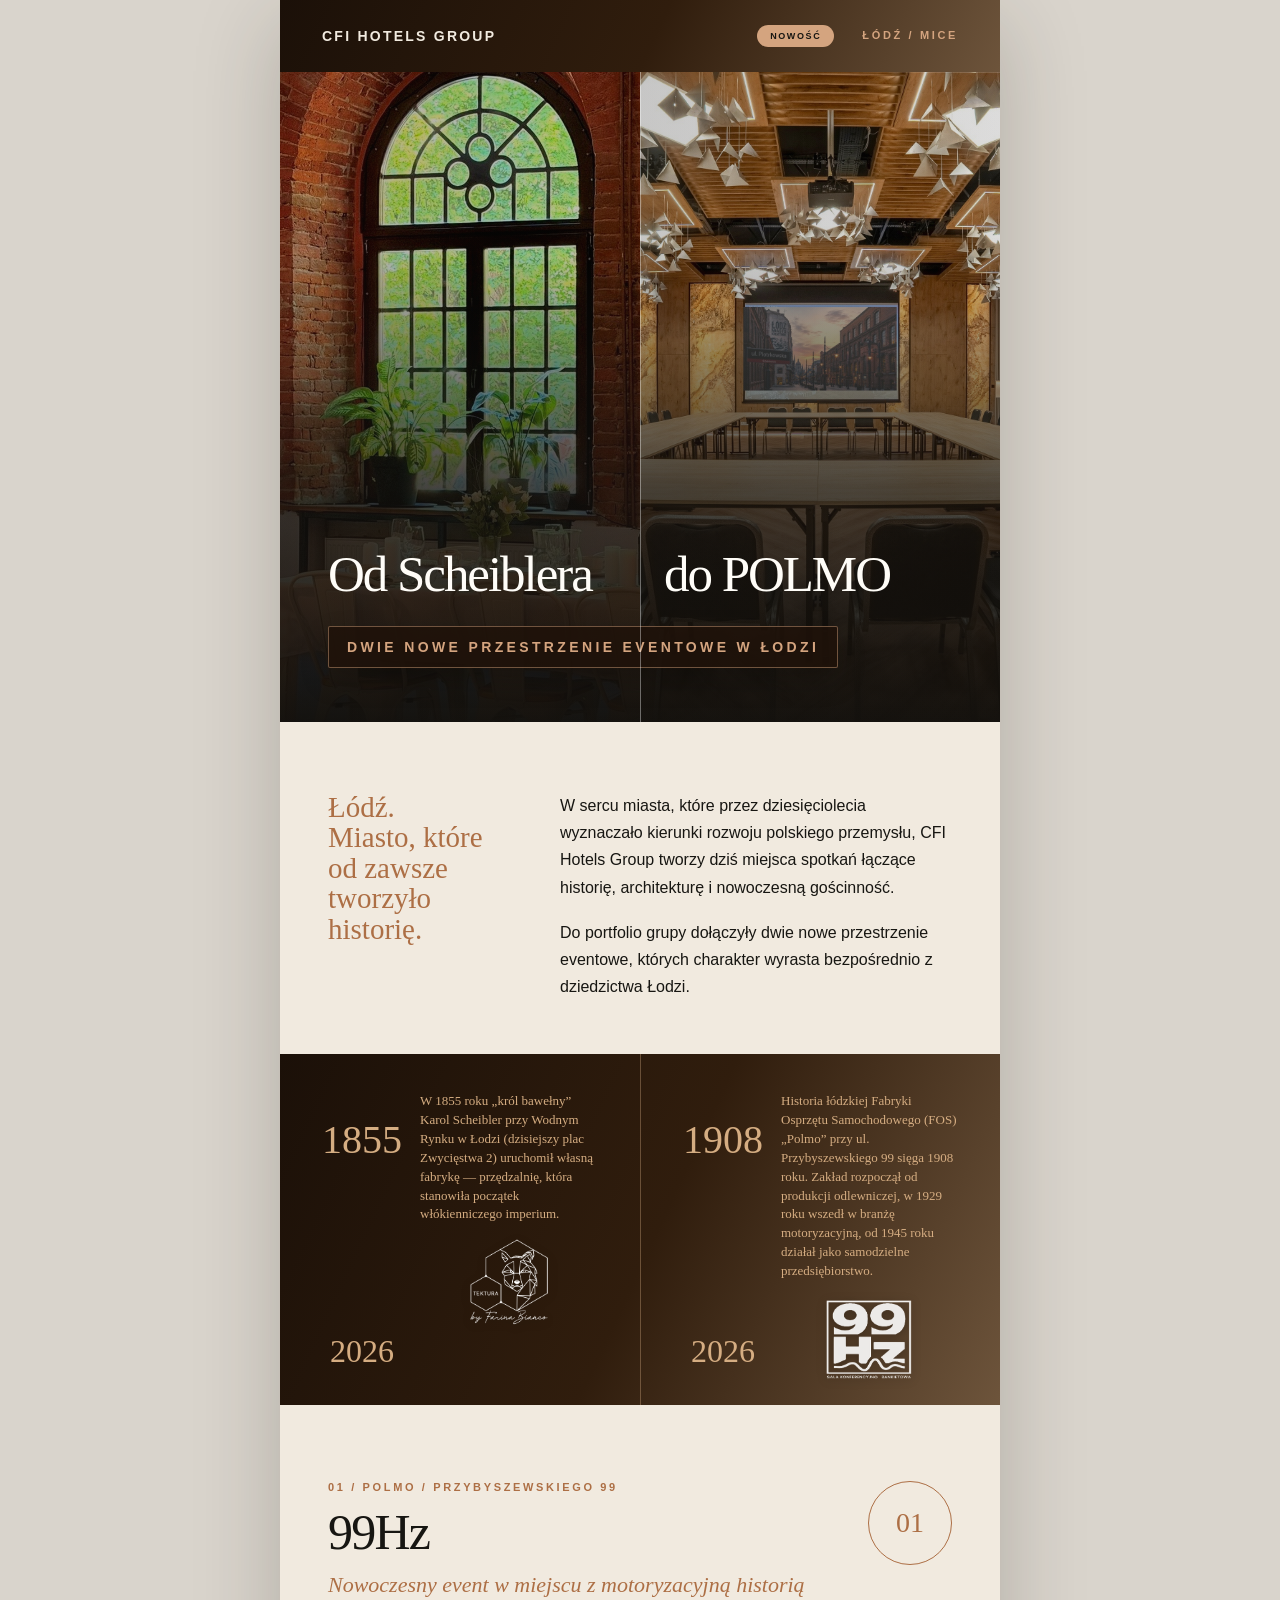
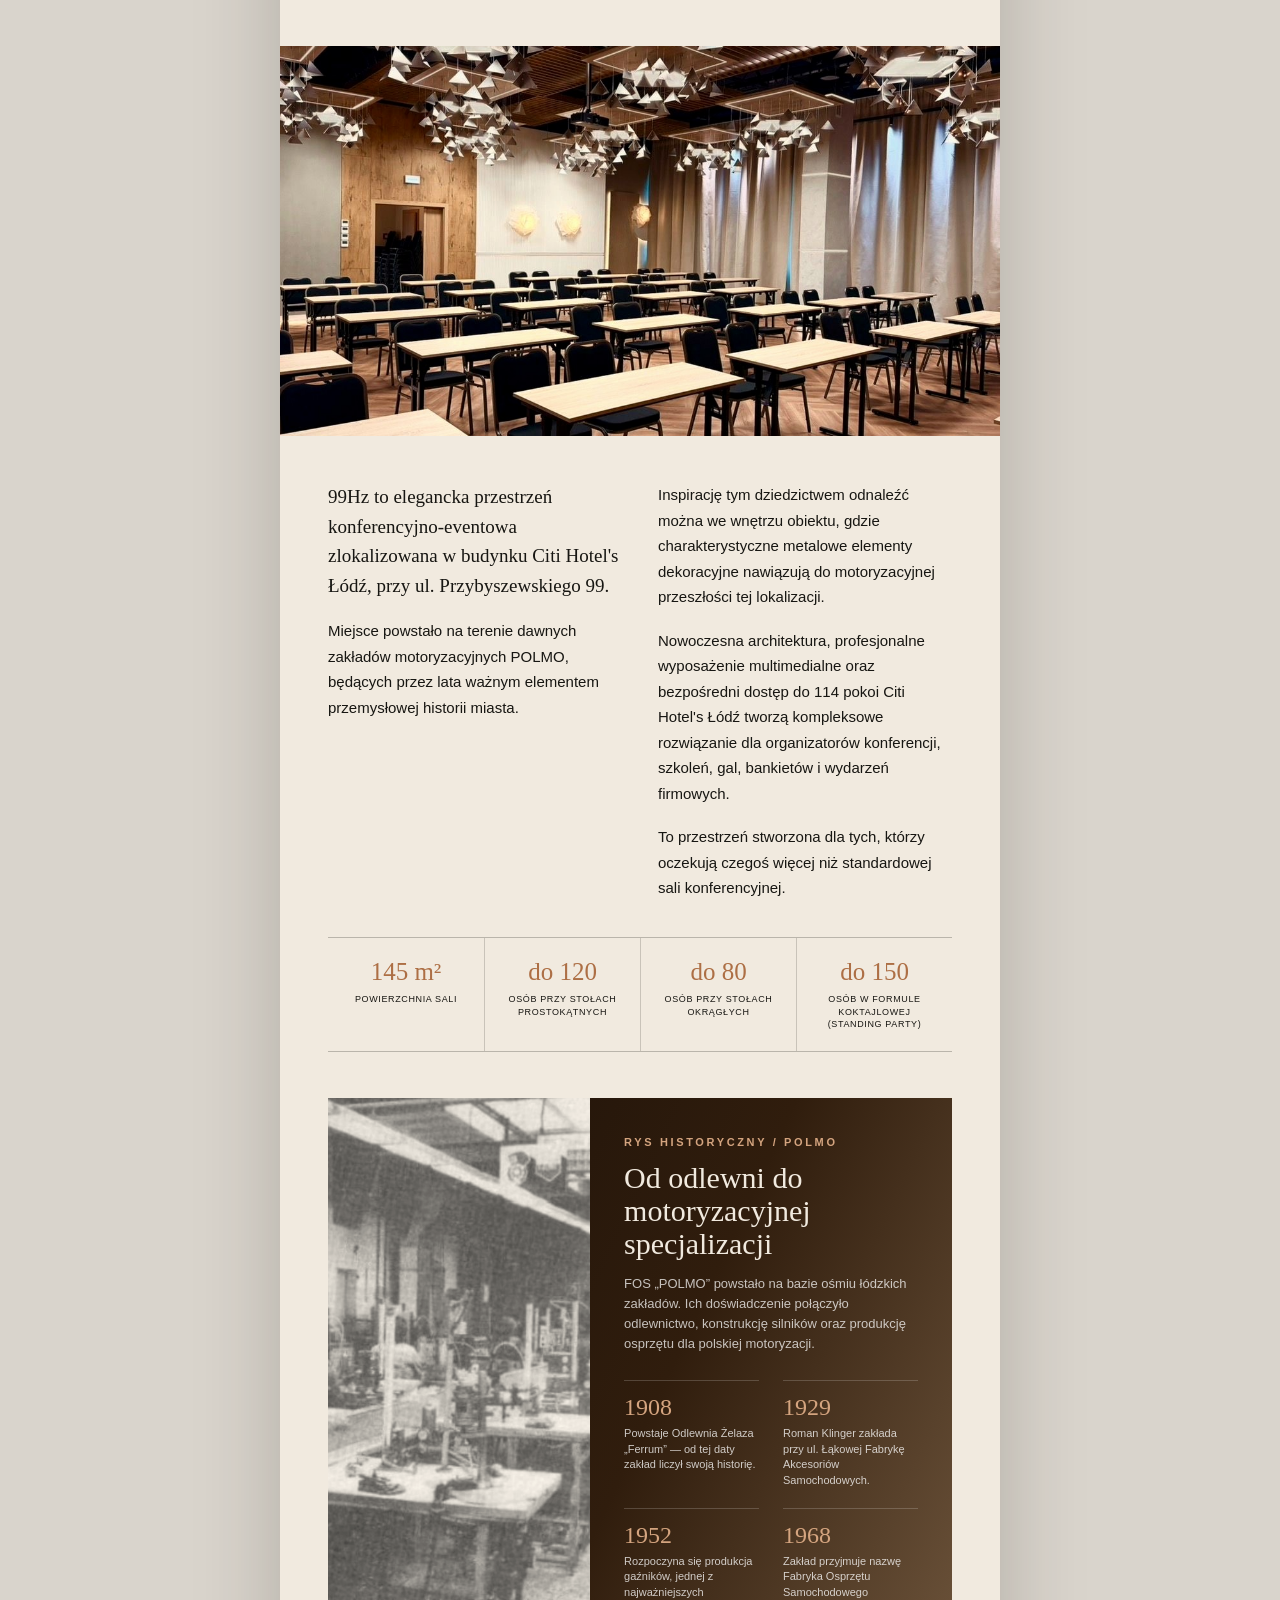
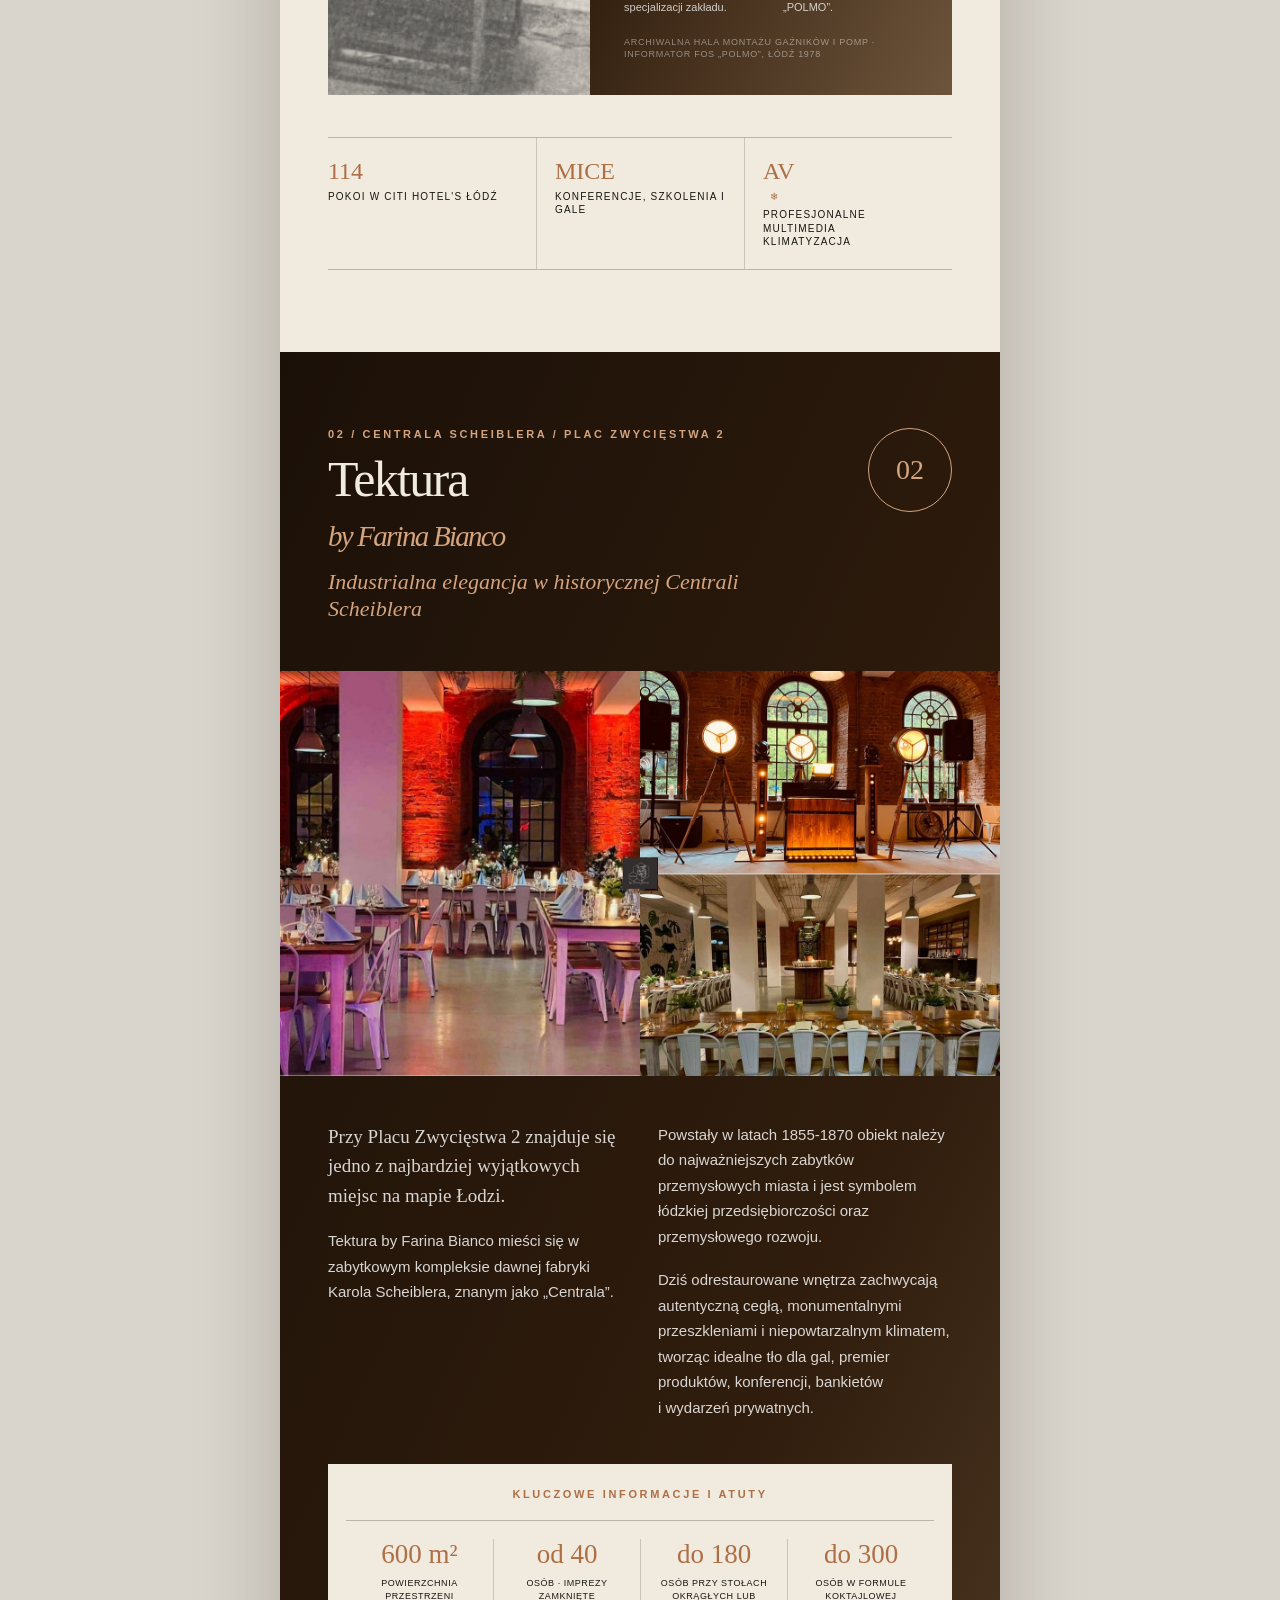
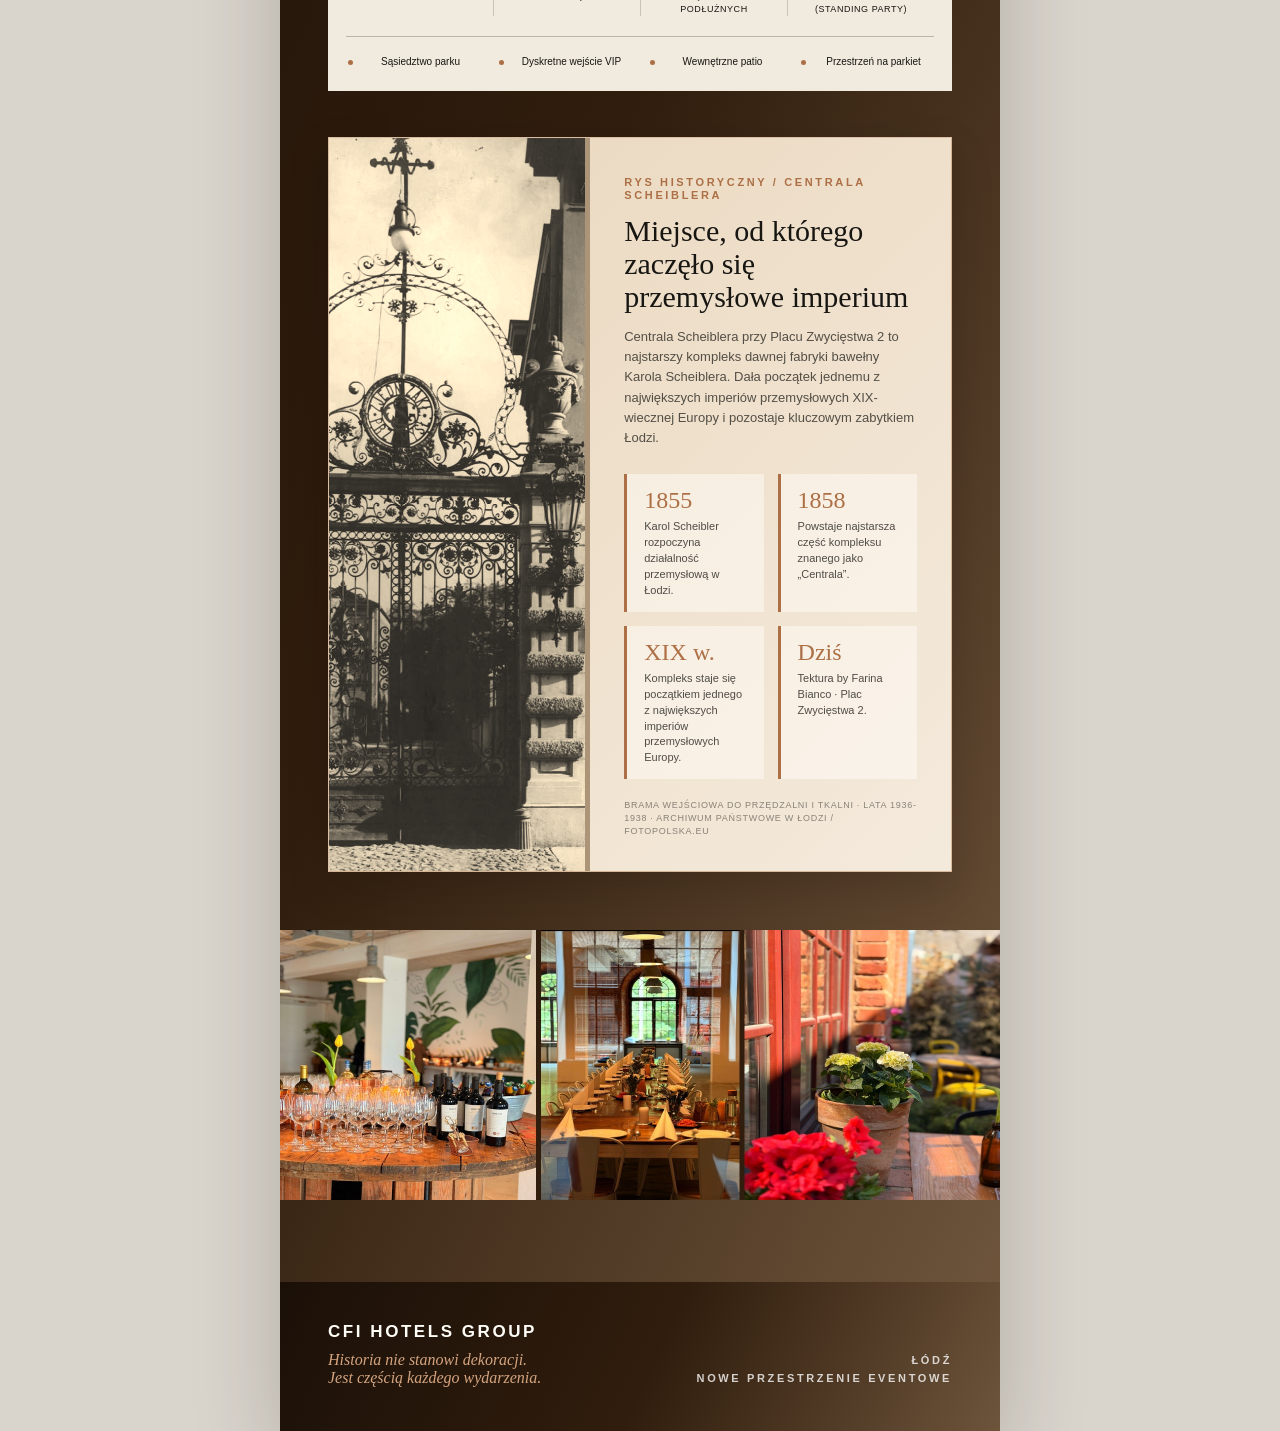
<file: deliverables/cfi_mice_newsletter/index.html>
<!doctype html>
<html lang="pl">
<head>
  <meta charset="utf-8">
  <meta name="viewport" content="width=device-width, initial-scale=1">
  <title>Od Scheiblera do POLMO | CFI Hotels Group</title>
  <style>
    :root {
      --ink: #171612;
      --charcoal: #24211d;
      --chocolate: #301d0d;
      --wood: #6d543b;
      --wood-gradient: linear-gradient(115deg, #1b1008 0%, var(--chocolate) 52%, var(--wood) 100%);
      --paper: #f1eadf;
      --paper-deep: #e5d7c4;
      --copper: #ad6f45;
      --copper-light: #d4a47f;
      --sage: #76786a;
      --white: #fffdf8;
    }

    * { box-sizing: border-box; }
    html { background: #d9d4cc; }
    body {
      margin: 0;
      background: #d9d4cc;
      color: var(--ink);
      font-family: Arial, Helvetica, sans-serif;
      -webkit-font-smoothing: antialiased;
    }
    .email {
      width: 720px;
      margin: 0 auto;
      background: var(--paper);
      overflow: hidden;
      box-shadow: 0 24px 80px rgba(38, 31, 24, .22);
    }
    .eyebrow {
      font-size: 11px;
      line-height: 1.2;
      letter-spacing: .24em;
      text-transform: uppercase;
      font-weight: 700;
    }
    .serif { font-family: Georgia, "Times New Roman", serif; }
    .topbar {
      height: 72px;
      padding: 0 42px;
      display: flex;
      align-items: center;
      justify-content: space-between;
      color: var(--paper);
      background: var(--wood-gradient);
    }
    .brand {
      font-size: 14px;
      letter-spacing: .16em;
      font-weight: 700;
    }
    .topbar-badge {
      margin-left: auto;
      margin-right: 28px;
      padding: 7px 13px 6px;
      border-radius: 999px;
      background: var(--copper-light);
      color: var(--ink);
      font-size: 9px;
      line-height: 1;
      letter-spacing: .18em;
      text-transform: uppercase;
      font-weight: 700;
    }
    .topbar .eyebrow { color: var(--copper-light); }

    .hero {
      min-height: 650px;
      position: relative;
      display: flex;
      align-items: flex-end;
      color: var(--white);
      background: var(--wood-gradient);
      isolation: isolate;
    }
    .hero-images {
      position: absolute;
      inset: 0;
      z-index: -2;
      display: grid;
      grid-template-columns: 1fr 1fr;
    }
    .hero-images img { width: 100%; height: 100%; object-fit: cover; }
    .hero-images img:first-child { object-position: 48% 50%; }
    .hero-images img:last-child { object-position: 50% 52%; }
    .hero::after {
      content: "";
      position: absolute;
      inset: 0;
      z-index: -1;
      background:
        linear-gradient(90deg, rgba(18, 16, 13, .25), rgba(18, 16, 13, .05)),
        linear-gradient(0deg, rgba(18, 16, 13, .98) 0%, rgba(18, 16, 13, .72) 36%, rgba(18, 16, 13, .10) 72%);
    }
    .hero-rule {
      position: absolute;
      top: 0;
      bottom: 0;
      left: 50%;
      width: 1px;
      background: rgba(255,255,255,.38);
    }
    .hero-copy { width: 100%; padding: 0 48px 54px; }
    .hero .eyebrow {
      display: inline-block;
      margin-top: 28px;
      margin-bottom: 0;
      padding: 12px 18px 11px;
      color: var(--copper-light);
      font-size: 14px;
      letter-spacing: .24em;
      background: rgba(31, 18, 9, .82);
      border: 1px solid rgba(212, 164, 127, .45);
      border-radius: 2px;
      box-shadow: 0 12px 28px rgba(0, 0, 0, .22);
    }
    h1 {
      margin: 0;
      display: grid;
      grid-template-columns: 1fr 1fr;
      gap: 48px;
      font-size: 51px;
      line-height: .93;
      letter-spacing: -.04em;
      font-weight: 400;
    }
    h1 .scheibler { text-align: left; white-space: nowrap; }
    h1 .polmo { text-align: left; white-space: nowrap; }
    h1 em { color: inherit; font-style: normal; }

    .intro {
      display: grid;
      grid-template-columns: 190px 1fr;
      gap: 42px;
      padding: 70px 48px 78px;
    }
    .intro-kicker {
      font-family: Georgia, "Times New Roman", serif;
      font-size: 29px;
      line-height: 1.05;
      color: var(--copper);
    }
    .intro-copy p {
      margin: 0 0 18px;
      font-size: 16px;
      line-height: 1.7;
    }
    .intro-copy p:last-child { margin-bottom: 0; }

    .timeline {
      display: grid;
      grid-template-columns: repeat(2, 1fr);
      min-height: 230px;
      margin-top: -24px;
      position: relative;
      z-index: 1;
      color: var(--paper);
      background: var(--wood-gradient);
    }
    .timeline-item {
      padding: 28px 42px 22px;
      display: flex;
      align-items: flex-start;
      gap: 18px;
    }
    .timeline-item + .timeline-item { border-left: 1px solid rgba(213,173,130,.36); }
    .timeline-number {
      font-family: Georgia, "Times New Roman", serif;
      font-size: 40px;
      padding-top: 34px;
      color: #d5ad82;
    }
    .timeline-years { min-width: 76px; text-align: center; }
    .timeline-years .timeline-number { padding-top: 34px; }
    .timeline-content { flex: 1; }
    .timeline-label { color: rgba(255,253,248,.88); font-size: 14px; line-height: 1.5; }
    .timeline-label strong { color: var(--white); font-size: 15px; }
    .timeline-highlight {
      margin: 10px 0 0;
      color: #d5ad82;
      font-family: Georgia, "Times New Roman", serif;
      font-size: 15px;
      line-height: 1.4;
    }
    .timeline-highlight--primary { font-size: 13px; line-height: 1.45; }
    .timeline-present {
      margin-top: 172px;
      color: #d5ad82;
      font-family: Georgia, "Times New Roman", serif;
      font-size: 32px;
      line-height: 1;
      text-align: center;
    }
    .timeline-logo {
      display: block;
      height: 88px;
      width: auto;
      margin-top: 14px;
      filter: drop-shadow(0 2px 5px rgba(0,0,0,.3));
    }
    .timeline-logo--centered { margin-left: auto; margin-right: auto; }
    .tektura-link { color: inherit; text-decoration: none; }
    .tektura-link:hover { opacity: .82; }

    .venue { padding: 76px 48px 82px; }
    .venue--99 { background: var(--paper); }
    .venue--tektura { color: var(--paper); background: var(--wood-gradient); }
    .venue-heading { display: flex; justify-content: space-between; align-items: flex-start; gap: 32px; }
    .venue-index {
      min-width: 84px;
      height: 84px;
      border: 1px solid currentColor;
      border-radius: 50%;
      display: grid;
      place-items: center;
      font-family: Georgia, "Times New Roman", serif;
      font-size: 28px;
      color: var(--copper);
    }
    .venue--tektura .venue-index { color: var(--copper-light); }
    .venue-heading-copy { flex: 1; }
    .venue-heading .eyebrow { color: var(--copper); margin-bottom: 13px; }
    .venue--tektura .venue-heading .eyebrow { color: var(--copper-light); }
    h2 {
      margin: 0;
      font-family: Georgia, "Times New Roman", serif;
      font-size: 50px;
      line-height: 1;
      letter-spacing: -.035em;
      font-weight: 400;
    }
    .venue-subtitle {
      margin: 14px 0 0;
      font-family: Georgia, "Times New Roman", serif;
      font-style: italic;
      font-size: 22px;
      line-height: 1.25;
      color: var(--copper);
    }
    .venue--tektura .venue-subtitle { color: var(--copper-light); }

    .feature-image {
      width: calc(100% + 96px);
      height: 390px;
      margin: 48px -48px 42px;
      object-fit: cover;
    }
    .venue--99 .feature-image { object-position: center 42%; }
    .venue--tektura .feature-image { height: 405px; object-position: center; }
    .venue-copy {
      display: grid;
      grid-template-columns: 1fr 1fr;
      gap: 36px;
    }
    .venue-copy p { margin: 0 0 18px; font-size: 15px; line-height: 1.7; }
    .venue-copy p:last-child { margin-bottom: 0; }
    .venue--tektura .venue-copy p { color: rgba(255,255,255,.82); }
    .lead { font-family: Georgia, "Times New Roman", serif; font-size: 19px !important; line-height: 1.55 !important; }

    .history-card {
      margin-top: 46px;
      display: grid;
      grid-template-columns: 42% 58%;
      color: var(--paper);
      background: var(--wood-gradient);
    }
    .history-card img { width: 100%; height: 100%; min-height: 390px; object-fit: cover; filter: sepia(.16); }
    .history-content { padding: 38px 34px 34px; }
    .history-content .eyebrow { color: var(--copper-light); }
    .history-content h3 {
      margin: 12px 0 14px;
      font-family: Georgia, "Times New Roman", serif;
      font-size: 30px;
      line-height: 1.1;
      font-weight: 400;
    }
    .history-intro { margin: 0; color: rgba(255,255,255,.73); font-size: 13px; line-height: 1.55; }
    .history-dates { display: grid; grid-template-columns: 1fr 1fr; gap: 20px 24px; margin-top: 26px; }
    .history-date { padding-top: 13px; border-top: 1px solid rgba(255,255,255,.18); }
    .history-date strong { display: block; font-family: Georgia, "Times New Roman", serif; font-size: 24px; font-weight: 400; color: var(--copper-light); }
    .history-date span { display: block; margin-top: 5px; font-size: 11px; line-height: 1.4; color: rgba(255,255,255,.76); }
    .archive-caption { margin-top: 20px; font-size: 9px; line-height: 1.4; letter-spacing: .08em; text-transform: uppercase; color: rgba(255,255,255,.45); }
    .history-card--scheibler {
      overflow: hidden;
      color: var(--ink);
      background: linear-gradient(135deg, #ead7bd 0%, #f4eadc 100%);
      border: 1px solid rgba(173,111,69,.34);
      box-shadow: 0 16px 38px rgba(18,10,5,.18);
    }
    .history-card--scheibler > img {
      filter: sepia(.78) saturate(.82) contrast(.94) brightness(1.06);
      border-right: 5px solid var(--copper);
    }
    .history-card--scheibler .history-content .eyebrow { color: var(--copper); }
    .history-card--scheibler .history-intro { color: rgba(23,22,18,.72); }
    .history-card--scheibler .history-dates { gap: 14px; }
    .history-card--scheibler .history-date {
      min-height: 118px;
      padding: 13px 14px 13px 17px;
      border: 0;
      border-left: 3px solid var(--copper);
      background: rgba(255,253,248,.48);
    }
    .history-card--scheibler .history-date strong { color: var(--copper); }
    .history-card--scheibler .history-date span { color: rgba(23,22,18,.75); line-height: 1.45; }
    .history-card--scheibler .archive-caption { color: rgba(23,22,18,.48); }

    .tektura-key-card {
      margin-top: 44px;
      padding: 24px 18px 22px;
      color: var(--ink);
      background: var(--paper);
    }
    .tektura-key-card .eyebrow { margin-bottom: 18px; color: var(--copper); text-align: center; }
    .tektura-key-values { display: grid; grid-template-columns: repeat(4, 1fr); padding: 18px 0 20px; border-top: 1px solid rgba(23,22,18,.25); border-bottom: 1px solid rgba(23,22,18,.25); }
    .tektura-key-value { padding: 0 14px; text-align: center; }
    .tektura-key-value + .tektura-key-value { border-left: 1px solid rgba(23,22,18,.18); }
    .tektura-key-value strong { display: block; font-family: Georgia, "Times New Roman", serif; font-size: 27px; font-weight: 400; color: var(--copper); }
    .tektura-key-value span { display: block; margin-top: 7px; font-size: 9px; line-height: 1.45; letter-spacing: .06em; text-transform: uppercase; }
    .tektura-key-amenities { display: grid; grid-template-columns: repeat(4, 1fr); gap: 16px; margin-top: 18px; }
    .tektura-key-amenity { position: relative; padding-left: 14px; font-size: 10px; line-height: 1.4; text-align: center; }
    .tektura-key-amenity::before { content: ""; position: absolute; left: 2px; top: .48em; width: 5px; height: 5px; border-radius: 50%; background: var(--copper); }
    .tektura-footer-collage {
      display: block;
      width: calc(100% + 96px);
      height: auto;
      margin-top: 58px;
      margin-left: -48px;
      margin-right: -48px;
    }

    .arrangements { margin-top: 42px; padding-top: 25px; border-top: 1px solid rgba(23,22,18,.18); }
    .arrangements-heading { display: flex; justify-content: space-between; align-items: baseline; gap: 24px; margin-bottom: 14px; }
    .arrangements-heading h3 { margin: 0; font-family: Georgia, "Times New Roman", serif; font-size: 25px; line-height: 1.1; font-weight: 400; }
    .arrangements-note { max-width: 270px; margin: 0; text-align: right; font-size: 9px; line-height: 1.4; color: rgba(23,22,18,.52); }
    .arrangement-grid { display: grid; grid-template-columns: repeat(3, 1fr); gap: 22px; }
    .arrangement-card { overflow: hidden; padding-top: 8px; border-top: 2px solid var(--copper-light); }
    .arrangement-card img { display: block; width: 100%; height: 115px; object-fit: cover; object-position: center; transform: scale(1.18); background: white; }
    .arrangement-meta { display: flex; justify-content: center; align-items: baseline; gap: 8px; padding: 8px 8px 0; text-align: center; }
    .arrangement-meta strong { font-family: Georgia, "Times New Roman", serif; font-size: 13px; font-weight: 400; }
    .arrangement-meta span { color: var(--copper); font-family: Georgia, "Times New Roman", serif; font-size: 15px; }
    .arrangement-card small { display: none; }

    .hz-capacities {
      display: grid;
      grid-template-columns: repeat(4, 1fr);
      margin-top: 36px;
      border-top: 1px solid rgba(23,22,18,.25);
      border-bottom: 1px solid rgba(23,22,18,.25);
    }
    .hz-capacity { padding: 20px 18px; text-align: center; }
    .hz-capacity + .hz-capacity { border-left: 1px solid rgba(23,22,18,.18); }
    .hz-capacity strong { display: block; font-family: Georgia, "Times New Roman", serif; font-size: 25px; font-weight: 400; color: var(--copper); }
    .hz-capacity span { display: block; margin-top: 7px; font-size: 9px; line-height: 1.4; letter-spacing: .07em; text-transform: uppercase; }

    .facts {
      display: grid;
      grid-template-columns: repeat(3, 1fr);
      margin-top: 42px;
      border-top: 1px solid rgba(23,22,18,.25);
      border-bottom: 1px solid rgba(23,22,18,.25);
    }
    .venue--tektura .facts { border-color: rgba(255,255,255,.18); }
    .fact { padding: 20px 18px 20px 0; }
    .fact + .fact { padding-left: 18px; border-left: 1px solid rgba(23,22,18,.18); }
    .venue--tektura .fact + .fact { border-color: rgba(255,255,255,.18); }
    .fact strong { display: block; font-family: Georgia, "Times New Roman", serif; font-size: 24px; font-weight: 400; color: var(--copper); }
    .fact-icon { margin-left: 7px; font-family: Arial, sans-serif; font-size: .75em; vertical-align: .08em; }
    .venue--tektura .fact strong { color: var(--copper-light); }
    .fact span { display: block; margin-top: 5px; font-size: 10px; line-height: 1.35; letter-spacing: .12em; text-transform: uppercase; }

    .quote {
      position: relative;
      padding: 82px 70px 88px;
      text-align: center;
      color: var(--ink);
      background: var(--paper-deep);
    }
    .quote p {
      margin: 0 auto;
      max-width: 590px;
      font-family: Georgia, "Times New Roman", serif;
      font-size: 37px;
      line-height: 1.2;
      letter-spacing: -.025em;
    }
    .quote .eyebrow { margin-top: 26px; color: var(--copper); }
    .tektura-details {
      margin: 50px auto 0;
      padding-top: 34px;
      max-width: 620px;
      border-top: 1px solid rgba(23,22,18,.20);
      text-align: left;
    }
    .tektura-details-title { text-align: center; color: var(--copper); }
    .capacity-row { display: grid; grid-template-columns: repeat(3, 1fr); margin-top: 24px; }
    .capacity-item { padding: 0 20px; text-align: center; }
    .capacity-item + .capacity-item { border-left: 1px solid rgba(23,22,18,.18); }
    .capacity-item strong { display: block; font-family: Georgia, "Times New Roman", serif; font-size: 32px; font-weight: 400; color: var(--copper); }
    .capacity-item span { display: block; margin-top: 5px; font-size: 10px; line-height: 1.4; letter-spacing: .07em; text-transform: uppercase; }
    .amenities { display: grid; grid-template-columns: 1fr 1fr; gap: 12px 28px; margin-top: 30px; padding-top: 26px; border-top: 1px solid rgba(23,22,18,.15); }
    .amenity { position: relative; padding-left: 17px; font-size: 12px; line-height: 1.45; }
    .amenity::before { content: ""; position: absolute; left: 0; top: .52em; width: 6px; height: 6px; border-radius: 50%; background: var(--copper); }

    .footer {
      padding: 40px 48px 44px;
      display: flex;
      justify-content: space-between;
      align-items: flex-end;
      color: rgba(255,255,255,.78);
      background: var(--wood-gradient);
    }
    .footer-brand { color: var(--white); font-size: 17px; letter-spacing: .15em; font-weight: 700; }
    .footer-note { margin-top: 9px; font-family: Georgia, serif; font-style: italic; color: var(--copper-light); }
    .footer .eyebrow { text-align: right; line-height: 1.65; }

    @media (max-width: 720px) {
      .email { width: 100%; }
      .topbar { padding: 0 24px; }
      .topbar-badge { margin-right: 12px; padding: 6px 9px 5px; font-size: 8px; }
      .hero { min-height: 610px; }
      .hero-copy { padding: 0 26px 38px; }
      h1 { gap: 22px; font-size: 34px; }
      .intro { grid-template-columns: 1fr; padding: 50px 26px; gap: 24px; }
      .timeline { margin-top: -16px; }
      .timeline-item { padding: 22px 26px; display: block; }
      .timeline-label { margin-top: 7px; }
      .timeline-number { padding-top: 0; }
      .timeline-years { text-align: left; }
      .timeline-years .timeline-number { padding-top: 0; }
      .timeline-logo { height: 68px; }
      .timeline-present { font-size: 27px; }
      .venue { padding: 56px 26px 62px; }
      .venue-heading { display: block; }
      .venue-index { margin-bottom: 26px; }
      h2 { font-size: 42px; }
      .feature-image { width: calc(100% + 52px); margin-left: -26px; margin-right: -26px; height: 320px; }
      .venue-copy { grid-template-columns: 1fr; gap: 18px; }
      .history-card { grid-template-columns: 1fr; }
      .history-card img { min-height: 260px; }
      .history-card--scheibler > img { border-right: 0; border-bottom: 5px solid var(--copper); }
      .history-dates { grid-template-columns: 1fr; }
      .tektura-key-values, .tektura-key-amenities { grid-template-columns: 1fr 1fr; }
      .tektura-key-value:nth-child(3) { border-left: 0; }
      .tektura-footer-collage {
        width: calc(100% + 52px);
        height: auto;
        margin-left: -26px;
        margin-right: -26px;
      }
      .arrangements-heading { display: block; }
      .arrangements-note { margin-top: 12px; text-align: left; }
      .arrangement-grid { grid-template-columns: 1fr; }
      .hz-capacities { grid-template-columns: 1fr 1fr; }
      .hz-capacity:nth-child(3) { border-left: 0; border-top: 1px solid rgba(23,22,18,.18); }
      .hz-capacity:nth-child(4) { border-top: 1px solid rgba(23,22,18,.18); }
      .facts { grid-template-columns: 1fr; }
      .fact + .fact { padding-left: 0; border-left: 0; border-top: 1px solid rgba(23,22,18,.18); }
      .quote { padding: 70px 28px; }
      .quote p { font-size: 31px; }
      .capacity-row { grid-template-columns: 1fr; }
      .capacity-item { padding: 13px 0; }
      .capacity-item + .capacity-item { border-left: 0; border-top: 1px solid rgba(23,22,18,.15); }
      .amenities { grid-template-columns: 1fr; }
      .footer { display: block; }
      .footer .eyebrow { margin-top: 30px; text-align: left; }
    }
  </style>
</head>
<body>
  <main class="email">
    <header class="topbar">
      <div class="brand">CFI HOTELS GROUP</div>
      <div class="topbar-badge">Nowość</div>
      <div class="eyebrow">Łódź / MICE</div>
    </header>

    <section class="hero">
      <div class="hero-images">
        <img src="assets/tektura-hero-window.jpg" alt="Industrialne wnętrze Tektura by Farina Bianco z łukowym oknem">
        <img src="assets/99hz-hero-banquet-crop.jpg" alt="Sala eventowa 99Hz w ustawieniu bankietowym">
      </div>
      <div class="hero-rule"></div>
      <div class="hero-copy">
        <h1 class="serif">
          <span class="scheibler">Od Scheiblera</span>
          <span class="polmo">do POLMO</span>
        </h1>
        <div class="eyebrow">Dwie nowe przestrzenie eventowe w Łodzi</div>
      </div>
    </section>

    <section class="intro">
      <div class="intro-kicker">Łódź.<br>Miasto, które od zawsze tworzyło historię.</div>
      <div class="intro-copy">
        <p>W sercu miasta, które przez dziesięciolecia wyznaczało kierunki rozwoju polskiego przemysłu, CFI Hotels Group tworzy dziś miejsca spotkań łączące historię, architekturę i nowoczesną gościnność.</p>
        <p>Do portfolio grupy dołączyły dwie nowe przestrzenie eventowe, których charakter wyrasta bezpośrednio z dziedzictwa Łodzi.</p>
      </div>
    </section>

    <section class="timeline">
      <div class="timeline-item">
        <div class="timeline-years">
          <div class="timeline-number">1855</div>
          <div class="timeline-present">2026</div>
        </div>
        <div class="timeline-content">
          <p class="timeline-highlight timeline-highlight--primary">W 1855 roku „król bawełny” Karol Scheibler przy Wodnym Rynku w Łodzi (dzisiejszy plac Zwycięstwa 2) uruchomił własną fabrykę — przędzalnię, która stanowiła początek włókienniczego imperium.</p>
          <a class="tektura-link" href="https://www.facebook.com/tekturabyfarinabianco/" target="_blank" rel="noopener noreferrer" aria-label="Tektura by Farina Bianco na Facebooku">
            <img class="timeline-logo timeline-logo--centered" src="assets/tektura-logo-white.png" alt="Tektura by Farina Bianco">
          </a>
        </div>
      </div>
      <div class="timeline-item">
        <div class="timeline-years">
          <div class="timeline-number">1908</div>
          <div class="timeline-present">2026</div>
        </div>
        <div class="timeline-content">
          <p class="timeline-highlight timeline-highlight--primary">Historia łódzkiej Fabryki Osprzętu Samochodowego (FOS) „Polmo” przy ul. Przybyszewskiego 99 sięga 1908 roku. Zakład rozpoczął od produkcji odlewniczej, w 1929 roku wszedł w branżę motoryzacyjną, od 1945 roku działał jako samodzielne przedsiębiorstwo.</p>
          <a class="tektura-link" href="https://www.facebook.com/sala99Hz/" target="_blank" rel="noopener noreferrer" aria-label="99Hz na Facebooku">
            <img class="timeline-logo timeline-logo--centered" src="assets/99hz-logo-white.png" alt="99Hz — sala konferencyjno-bankietowa">
          </a>
        </div>
      </div>
    </section>

    <section class="venue venue--99">
      <div class="venue-heading">
        <div class="venue-heading-copy">
          <div class="eyebrow">01 / POLMO / Przybyszewskiego 99</div>
          <h2>99Hz</h2>
          <p class="venue-subtitle">Nowoczesny event w miejscu z motoryzacyjną historią</p>
        </div>
        <div class="venue-index">01</div>
      </div>

      <img class="feature-image" src="assets/99hz-conference.jpg" alt="Wnętrze sali konferencyjno-eventowej 99Hz">

      <div class="venue-copy">
        <div>
          <p class="lead">99Hz to elegancka przestrzeń konferencyjno-eventowa zlokalizowana w budynku Citi Hotel's Łódź, przy ul. Przybyszewskiego 99.</p>
          <p>Miejsce powstało na terenie dawnych zakładów motoryzacyjnych POLMO, będących przez lata ważnym elementem przemysłowej historii miasta.</p>
        </div>
        <div>
          <p>Inspirację tym dziedzictwem odnaleźć można we wnętrzu obiektu, gdzie charakterystyczne metalowe elementy dekoracyjne nawiązują do motoryzacyjnej przeszłości tej lokalizacji.</p>
          <p>Nowoczesna architektura, profesjonalne wyposażenie multimedialne oraz bezpośredni dostęp do 114 pokoi Citi Hotel's Łódź tworzą kompleksowe rozwiązanie dla organizatorów konferencji, szkoleń, gal, bankietów i&nbsp;wydarzeń firmowych.</p>
          <p>To przestrzeń stworzona dla tych, którzy oczekują czegoś więcej niż standardowej sali konferencyjnej.</p>
        </div>
      </div>

      <div class="hz-capacities">
        <div class="hz-capacity"><strong>145 m²</strong><span>powierzchnia sali</span></div>
        <div class="hz-capacity"><strong>do 120</strong><span>osób przy stołach prostokątnych</span></div>
        <div class="hz-capacity"><strong>do 80</strong><span>osób przy stołach okrągłych</span></div>
        <div class="hz-capacity"><strong>do 150</strong><span>osób w formule koktajlowej (standing party)</span></div>
      </div>

      <div class="history-card">
        <img src="assets/polmo-archive-hall.jpg" alt="Archiwalna hala montażu gaźników i pomp POLMO">
        <div class="history-content">
          <div class="eyebrow">Rys historyczny / POLMO</div>
          <h3>Od odlewni do motoryzacyjnej specjalizacji</h3>
          <p class="history-intro">FOS „POLMO” powstało na bazie ośmiu łódzkich zakładów. Ich doświadczenie połączyło odlewnictwo, konstrukcję silników oraz produkcję osprzętu dla polskiej motoryzacji.</p>
          <div class="history-dates">
            <div class="history-date"><strong>1908</strong><span>Powstaje Odlewnia Żelaza „Ferrum” — od tej daty zakład liczył swoją historię.</span></div>
            <div class="history-date"><strong>1929</strong><span>Roman Klinger zakłada przy ul. Łąkowej Fabrykę Akcesoriów Samochodowych.</span></div>
            <div class="history-date"><strong>1952</strong><span>Rozpoczyna się produkcja gaźników, jednej z najważniejszych specjalizacji zakładu.</span></div>
            <div class="history-date"><strong>1968</strong><span>Zakład przyjmuje nazwę Fabryka Osprzętu Samochodowego „POLMO”.</span></div>
          </div>
          <div class="archive-caption">Archiwalna hala montażu gaźników i pomp · Informator FOS „POLMO”, Łódź 1978</div>
        </div>
      </div>

      <div class="facts">
        <div class="fact"><strong>114</strong><span>pokoi w Citi Hotel's Łódź</span></div>
        <div class="fact"><strong>MICE</strong><span>konferencje, szkolenia i gale</span></div>
        <div class="fact"><strong>AV <span class="fact-icon" aria-hidden="true">❄</span></strong><span>profesjonalne multimedia<br>klimatyzacja</span></div>
      </div>
    </section>

    <section class="venue venue--tektura">
      <div class="venue-heading">
        <div class="venue-heading-copy">
          <div class="eyebrow">02 / Centrala Scheiblera / Plac Zwycięstwa 2</div>
          <h2><a class="tektura-link" href="https://www.facebook.com/tekturabyfarinabianco/" target="_blank" rel="noopener noreferrer">Tektura<br><span style="font-size:.58em;font-style:italic;color:var(--copper-light)">by Farina Bianco</span></a></h2>
          <p class="venue-subtitle">Industrialna elegancja w historycznej Centrali Scheiblera</p>
        </div>
        <div class="venue-index">02</div>
      </div>

      <img class="feature-image" src="assets/tektura-collage.jpg" alt="Kolaż zdjęć industrialnego wnętrza sali Tektura by Farina Bianco">

      <div class="venue-copy">
        <div>
          <p class="lead">Przy Placu Zwycięstwa 2 znajduje się jedno z najbardziej wyjątkowych miejsc na mapie Łodzi.</p>
          <p>Tektura by Farina Bianco mieści się w zabytkowym kompleksie dawnej fabryki Karola Scheiblera, znanym jako „Centrala”.</p>
        </div>
        <div>
          <p>Powstały w latach 1855-1870 obiekt należy do najważniejszych zabytków przemysłowych miasta i&nbsp;jest symbolem łódzkiej przedsiębiorczości oraz przemysłowego rozwoju.</p>
          <p>Dziś odrestaurowane wnętrza zachwycają autentyczną cegłą, monumentalnymi przeszkleniami i&nbsp;niepowtarzalnym klimatem, tworząc idealne tło dla gal, premier produktów, konferencji, bankietów i&nbsp;wydarzeń prywatnych.</p>
        </div>
      </div>

      <div class="tektura-key-card">
        <div class="eyebrow">Kluczowe informacje i atuty</div>
        <div class="tektura-key-values">
          <div class="tektura-key-value"><strong>600 m²</strong><span>powierzchnia przestrzeni</span></div>
          <div class="tektura-key-value"><strong>od 40</strong><span>osób · imprezy zamknięte</span></div>
          <div class="tektura-key-value"><strong>do 180</strong><span>osób przy stołach okrągłych lub podłużnych</span></div>
          <div class="tektura-key-value"><strong>do 300</strong><span>osób w formule koktajlowej (standing party)</span></div>
        </div>
        <div class="tektura-key-amenities">
          <div class="tektura-key-amenity">Sąsiedztwo parku</div>
          <div class="tektura-key-amenity">Dyskretne wejście VIP</div>
          <div class="tektura-key-amenity">Wewnętrzne patio</div>
          <div class="tektura-key-amenity">Przestrzeń na parkiet</div>
        </div>
      </div>

      <div class="history-card history-card--scheibler">
        <img src="assets/scheibler-archive.jpg" alt="Brama wejściowa do zakładów Scheiblera i Grohmana w latach 1936-1938">
        <div class="history-content">
          <div class="eyebrow">Rys historyczny / Centrala Scheiblera</div>
          <h3>Miejsce, od którego zaczęło się przemysłowe imperium</h3>
          <p class="history-intro">Centrala Scheiblera przy Placu Zwycięstwa 2 to najstarszy kompleks dawnej fabryki bawełny Karola Scheiblera. Dała początek jednemu z największych imperiów przemysłowych XIX-wiecznej Europy i pozostaje kluczowym zabytkiem Łodzi.</p>
          <div class="history-dates">
            <div class="history-date"><strong>1855</strong><span>Karol Scheibler rozpoczyna działalność przemysłową w Łodzi.</span></div>
            <div class="history-date"><strong>1858</strong><span>Powstaje najstarsza część kompleksu znanego jako „Centrala”.</span></div>
            <div class="history-date"><strong>XIX w.</strong><span>Kompleks staje się początkiem jednego z największych imperiów przemysłowych Europy.</span></div>
            <div class="history-date"><strong>Dziś</strong><span>Tektura by Farina Bianco · Plac Zwycięstwa 2.</span></div>
          </div>
          <div class="archive-caption">Brama wejściowa do przędzalni i tkalni · lata 1936-1938 · Archiwum Państwowe w Łodzi / Fotopolska.eu</div>
        </div>
      </div>

      <img class="tektura-footer-collage" src="assets/tektura-footer-collage.jpg" alt="Kolaż detali i patio Tektura by Farina Bianco">

    </section>

    <footer class="footer">
      <div>
        <div class="footer-brand">CFI HOTELS GROUP</div>
        <div class="footer-note">Historia nie stanowi dekoracji.<br>Jest częścią każdego wydarzenia.</div>
      </div>
      <div class="eyebrow">Łódź<br>Nowe przestrzenie eventowe</div>
    </footer>
  </main>
</body>
</html>
</file>
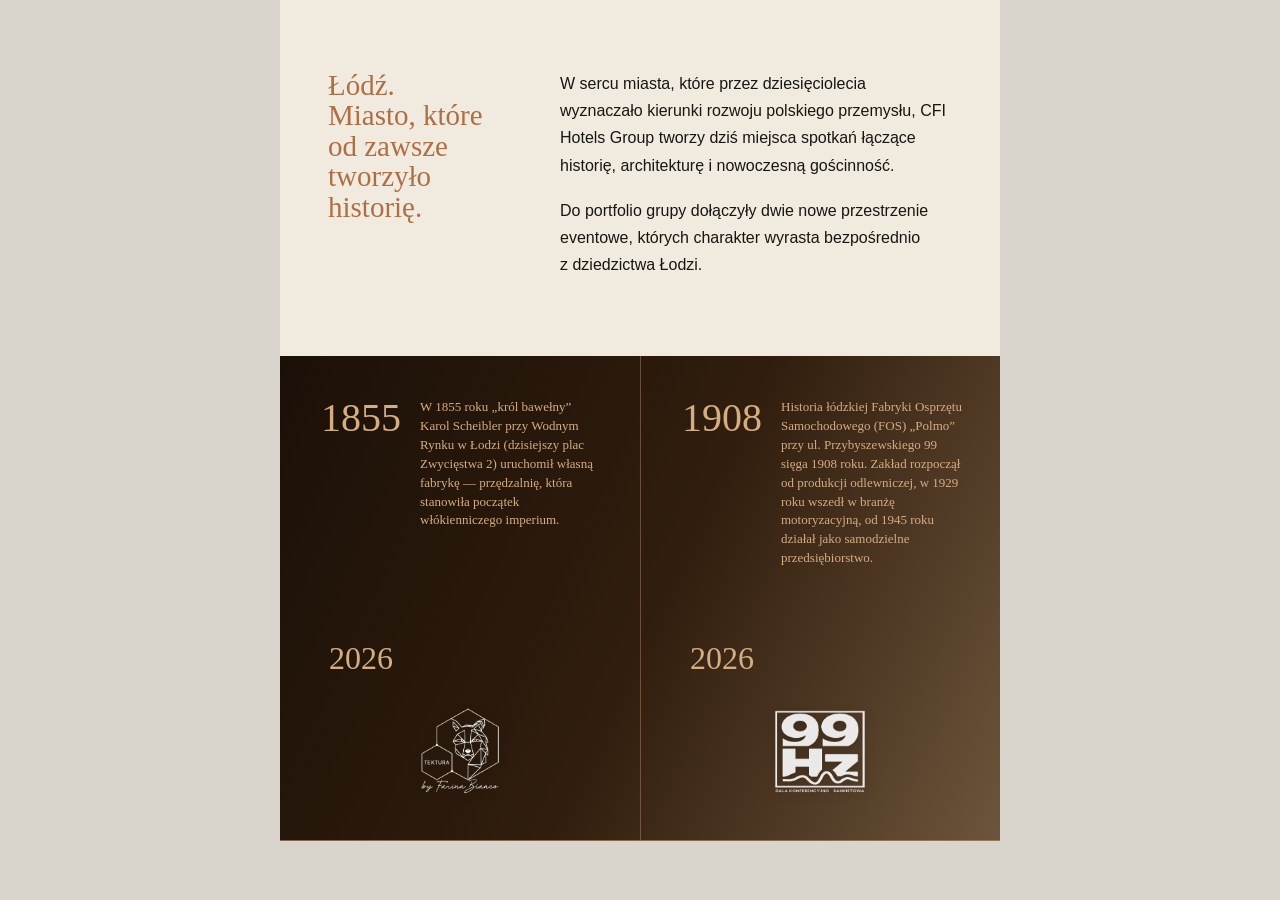
<file: deliverables/cfi_mice_newsletter/slajd_historia_do_wklejenia.htm>
<!doctype html>
<html lang="pl">
<head>
  <meta charset="utf-8">
  <meta name="viewport" content="width=device-width, initial-scale=1">
  <title>Slajd historia | CFI Hotels Group</title>
  <style>
    :root {
      --ink: #171612;
      --chocolate: #301d0d;
      --wood: #6d543b;
      --wood-gradient: linear-gradient(115deg, #1b1008 0%, var(--chocolate) 52%, var(--wood) 100%);
      --paper: #f1eadf;
      --copper: #ad6f45;
      --copper-light: #d5ad82;
      --white: #fffdf8;
    }

    * { box-sizing: border-box; }

    html,
    body {
      margin: 0;
      padding: 0;
      background: #d9d4cc;
      color: var(--ink);
      font-family: Arial, Helvetica, sans-serif;
      -webkit-font-smoothing: antialiased;
    }

    .slide {
      width: 720px;
      margin: 0 auto;
      background: var(--paper);
      overflow: hidden;
    }

    .intro {
      display: grid;
      grid-template-columns: 190px 1fr;
      gap: 42px;
      padding: 70px 48px 78px;
      background: var(--paper);
    }

    .intro-kicker {
      margin: 0;
      font-family: Georgia, "Times New Roman", serif;
      font-size: 29px;
      line-height: 1.05;
      font-weight: 400;
      color: var(--copper);
    }

    .intro-copy p {
      margin: 0 0 18px;
      font-size: 16px;
      line-height: 1.7;
    }

    .intro-copy p:last-child { margin-bottom: 0; }

    .timeline {
      display: grid;
      grid-template-columns: repeat(2, 1fr);
      min-height: 356px;
      color: var(--paper);
      background: var(--wood-gradient);
      border-bottom: 1px solid rgba(213, 173, 130, .55);
    }

    .timeline-item {
      display: grid;
      grid-template-columns: 86px 1fr;
      grid-template-rows: auto 1fr;
      column-gap: 16px;
      padding: 42px 38px 30px;
    }

    .timeline-item + .timeline-item {
      border-left: 1px solid rgba(213, 173, 130, .36);
    }

    .timeline-years {
      grid-row: 1 / 3;
      display: flex;
      flex-direction: column;
      justify-content: space-between;
      min-height: 276px;
      text-align: center;
    }

    .timeline-number,
    .timeline-present {
      margin: 0;
      font-family: Georgia, "Times New Roman", serif;
      font-weight: 400;
      line-height: 1;
      color: var(--copper-light);
    }

    .timeline-number { font-size: 40px; }
    .timeline-present { font-size: 32px; }

    .timeline-highlight {
      margin: 0;
      color: var(--copper-light);
      font-family: Georgia, "Times New Roman", serif;
      font-size: 13px;
      line-height: 1.45;
    }

    .timeline-logo-wrap {
      grid-column: 1 / -1;
      align-self: end;
      display: flex;
      justify-content: center;
      align-items: center;
      min-height: 118px;
      margin-top: 18px;
    }

    .timeline-logo-wrap a {
      display: inline-flex;
      justify-content: center;
      align-items: center;
      color: inherit;
      text-decoration: none;
    }

    .timeline-logo {
      display: block;
      width: auto;
      height: 88px;
      margin: 0 auto;
      filter: drop-shadow(0 2px 5px rgba(0, 0, 0, .3));
    }

    .timeline-logo--99hz {
      height: 92px;
    }

    @media (max-width: 760px) {
      .slide { width: 100%; }
      .intro {
        grid-template-columns: 1fr;
        padding: 50px 26px;
        gap: 24px;
      }
      .timeline {
        grid-template-columns: 1fr;
      }
      .timeline-item {
        grid-template-columns: 78px 1fr;
        padding: 34px 26px 28px;
      }
      .timeline-item + .timeline-item {
        border-left: 0;
        border-top: 1px solid rgba(213, 173, 130, .36);
      }
    }
  </style>
</head>
<body>
  <!-- START: slajd historia do wklejenia -->
  <section class="slide" aria-label="Historia CFI Hotels Group: Tektura i 99Hz">
    <div class="intro">
      <h1 class="intro-kicker">Łódź.<br>Miasto, które od zawsze tworzyło historię.</h1>
      <div class="intro-copy">
        <p>W sercu miasta, które przez dziesięciolecia wyznaczało kierunki rozwoju polskiego przemysłu, CFI Hotels Group tworzy dziś miejsca spotkań łączące historię, architekturę i nowoczesną gościnność.</p>
        <p>Do portfolio grupy dołączyły dwie nowe przestrzenie eventowe, których charakter wyrasta bezpośrednio<br>z dziedzictwa Łodzi.</p>
      </div>
    </div>

    <div class="timeline">
      <article class="timeline-item">
        <div class="timeline-years">
          <p class="timeline-number">1855</p>
          <p class="timeline-present">2026</p>
        </div>
        <div>
          <p class="timeline-highlight">W 1855 roku „król bawełny” Karol Scheibler przy Wodnym Rynku w Łodzi (dzisiejszy plac Zwycięstwa 2) uruchomił własną fabrykę — przędzalnię, która stanowiła początek włókienniczego imperium.</p>
        </div>
        <div class="timeline-logo-wrap">
          <a href="https://www.facebook.com/tekturabyfarinabianco/" target="_blank" rel="noopener noreferrer" aria-label="Tektura by Farina Bianco na Facebooku">
            <img class="timeline-logo" src="assets/tektura-logo-white.png" alt="Tektura by Farina Bianco">
          </a>
        </div>
      </article>

      <article class="timeline-item">
        <div class="timeline-years">
          <p class="timeline-number">1908</p>
          <p class="timeline-present">2026</p>
        </div>
        <div>
          <p class="timeline-highlight">Historia łódzkiej Fabryki Osprzętu Samochodowego (FOS) „Polmo” przy ul. Przybyszewskiego 99 sięga 1908 roku. Zakład rozpoczął od produkcji odlewniczej, w 1929 roku wszedł w branżę motoryzacyjną, od 1945 roku działał jako samodzielne przedsiębiorstwo.</p>
        </div>
        <div class="timeline-logo-wrap">
          <a href="https://www.facebook.com/sala99Hz/" target="_blank" rel="noopener noreferrer" aria-label="99Hz na Facebooku">
            <img class="timeline-logo timeline-logo--99hz" src="assets/99hz-logo-white.png" alt="99Hz — sala konferencyjno-bankietowa">
          </a>
        </div>
      </article>
    </div>
  </section>
  <!-- END: slajd historia do wklejenia -->
</body>
</html>
</file>
<file: web/styles.css>
:root {
  --red: #9d1f2d;
  --red-dark: #6f1520;
  --ink: #202327;
  --muted: #62686f;
  --line: #d9dde1;
  --paper: #f8f8f6;
  --white: #ffffff;
  --sage: #60736b;
  --blue: #1f5f86;
  --shadow: 0 18px 48px rgba(20, 24, 28, 0.16);
  --radius: 8px;
}

* {
  box-sizing: border-box;
}

html {
  scroll-behavior: smooth;
}

body {
  margin: 0;
  background: var(--paper);
  color: var(--ink);
  font-family: Arial, Helvetica, sans-serif;
  line-height: 1.5;
}

img {
  display: block;
  max-width: 100%;
}

a {
  color: inherit;
}

.site-header {
  position: sticky;
  top: 0;
  z-index: 50;
  display: flex;
  align-items: center;
  justify-content: space-between;
  gap: 24px;
  min-height: 72px;
  padding: 12px clamp(18px, 4vw, 56px);
  background: rgba(255, 255, 255, 0.94);
  border-bottom: 1px solid var(--line);
  backdrop-filter: blur(14px);
}

.brand {
  display: inline-flex;
  align-items: center;
  gap: 12px;
  text-decoration: none;
}

.brand-mark {
  display: grid;
  place-items: center;
  width: 46px;
  height: 46px;
  border: 2px solid var(--red);
  border-radius: 50%;
  color: var(--red);
  font-weight: 800;
}

.brand strong,
.brand small {
  display: block;
}

.brand small {
  color: var(--muted);
  font-size: 12px;
}

.top-nav {
  display: flex;
  flex-wrap: wrap;
  justify-content: flex-end;
  gap: 6px;
}

.top-nav a,
.button,
.filter,
.region-list a {
  min-height: 40px;
  display: inline-flex;
  align-items: center;
  justify-content: center;
  border-radius: 999px;
  text-decoration: none;
  font-weight: 700;
  font-size: 13px;
}

.top-nav a {
  padding: 0 14px;
  color: var(--muted);
}

.top-nav a:hover,
.top-nav a:focus-visible {
  color: var(--red);
}

.hero {
  position: relative;
  min-height: calc(100vh - 72px);
  display: grid;
  align-items: end;
  padding: clamp(26px, 5vw, 72px);
  overflow: hidden;
  background: var(--ink);
}

.hero-media,
.hero-overlay {
  position: absolute;
  inset: 0;
  width: 100%;
  height: 100%;
}

.hero-media {
  object-fit: cover;
}

.hero-overlay {
  background:
    linear-gradient(90deg, rgba(12, 14, 16, 0.86) 0%, rgba(12, 14, 16, 0.58) 44%, rgba(12, 14, 16, 0.22) 100%),
    linear-gradient(0deg, rgba(12, 14, 16, 0.72) 0%, rgba(12, 14, 16, 0.05) 52%);
}

.hero-content {
  position: relative;
  z-index: 2;
  max-width: 880px;
  color: var(--white);
}

.eyebrow,
.section-kicker {
  margin: 0 0 14px;
  color: var(--red);
  font-size: 12px;
  font-weight: 800;
  text-transform: uppercase;
  letter-spacing: 0;
}

.hero .eyebrow {
  color: #ffffff;
}

h1,
h2,
h3,
h4,
p {
  overflow-wrap: anywhere;
}

h1 {
  max-width: 11ch;
  margin: 0;
  font-size: clamp(48px, 9vw, 112px);
  line-height: 0.92;
  letter-spacing: 0;
}

h2 {
  margin: 0;
  font-size: clamp(30px, 5vw, 58px);
  line-height: 1;
  letter-spacing: 0;
}

h3 {
  margin: 0;
  font-size: clamp(24px, 3vw, 36px);
  line-height: 1.1;
}

h4 {
  margin: 0;
  font-size: 22px;
  line-height: 1.15;
}

.hero-lead {
  max-width: 680px;
  margin: 24px 0 0;
  font-size: clamp(18px, 2vw, 24px);
}

.hero-actions {
  display: flex;
  flex-wrap: wrap;
  gap: 12px;
  margin-top: 30px;
}

.button {
  padding: 0 20px;
  border: 1px solid rgba(255, 255, 255, 0.58);
}

.button.primary {
  background: var(--red);
  border-color: var(--red);
  color: var(--white);
}

.button.secondary {
  color: var(--white);
}

.hero-stats {
  position: relative;
  z-index: 2;
  display: grid;
  grid-template-columns: repeat(3, minmax(0, 1fr));
  gap: 1px;
  max-width: 760px;
  margin-top: 46px;
  background: rgba(255, 255, 255, 0.28);
}

.hero-stats div {
  min-height: 116px;
  padding: 18px;
  background: rgba(255, 255, 255, 0.9);
}

.hero-stats strong,
.hero-stats span {
  display: block;
}

.hero-stats strong {
  color: var(--red);
  font-size: 38px;
  line-height: 1;
}

.hero-stats span {
  margin-top: 8px;
  color: var(--ink);
  font-weight: 700;
}

.intro-band,
.section,
.closing {
  padding: clamp(48px, 7vw, 96px) clamp(18px, 4vw, 56px);
}

.intro-band {
  display: grid;
  grid-template-columns: minmax(240px, 0.9fr) minmax(280px, 1.1fr);
  gap: clamp(28px, 5vw, 70px);
  align-items: start;
  background: var(--white);
  border-bottom: 1px solid var(--line);
}

.intro-band p:last-child,
.section-heading p,
.closing p {
  max-width: 840px;
  margin: 18px 0 0;
  color: var(--muted);
  font-size: 18px;
}

.metrics-grid {
  display: grid;
  grid-template-columns: repeat(4, minmax(0, 1fr));
  gap: 1px;
  background: var(--line);
  border-bottom: 1px solid var(--line);
}

.metrics-grid article {
  min-height: 210px;
  padding: clamp(22px, 3vw, 34px);
  background: var(--paper);
}

.metrics-grid span,
.venue-card span,
.feature-card .tag,
.city-title span {
  display: inline-flex;
  color: var(--red);
  font-size: 12px;
  font-weight: 800;
  text-transform: uppercase;
  letter-spacing: 0;
}

.metrics-grid strong {
  display: block;
  margin-top: 10px;
  font-size: clamp(34px, 4vw, 54px);
  line-height: 1;
}

.metrics-grid p {
  margin: 14px 0 0;
  color: var(--muted);
}

.section-heading {
  display: grid;
  gap: 12px;
  margin-bottom: 34px;
}

.featured-grid {
  display: grid;
  grid-template-columns: 1.25fr 0.85fr;
  gap: 18px;
}

.feature-card {
  display: grid;
  grid-template-rows: 280px auto;
  background: var(--white);
  box-shadow: var(--shadow);
  border-radius: var(--radius);
  overflow: hidden;
}

.feature-card.large {
  grid-row: span 2;
  grid-template-rows: minmax(420px, 1fr) auto;
}

.feature-card img,
.venue-card img {
  width: 100%;
  height: 100%;
  object-fit: cover;
}

.feature-card div {
  padding: 24px;
}

.feature-card p,
.venue-card p {
  margin: 12px 0 0;
  color: var(--muted);
}

.map-section {
  background: var(--ink);
  color: var(--white);
}

.map-section .section-kicker,
.map-section .section-heading p {
  color: #f0d7dc;
}

.region-list {
  display: flex;
  flex-wrap: wrap;
  gap: 10px;
}

.region-list a {
  padding: 0 16px;
  background: rgba(255, 255, 255, 0.12);
  border: 1px solid rgba(255, 255, 255, 0.2);
  color: var(--white);
}

.filters {
  display: flex;
  flex-wrap: wrap;
  gap: 10px;
  margin-bottom: 34px;
}

.filter {
  cursor: pointer;
  border: 1px solid var(--line);
  padding: 0 16px;
  background: var(--white);
  color: var(--muted);
}

.filter.is-active {
  background: var(--red);
  color: var(--white);
  border-color: var(--red);
}

.city-block {
  padding: 34px 0;
  border-top: 1px solid var(--line);
}

.city-title {
  display: grid;
  gap: 8px;
  margin-bottom: 20px;
}

.venue-grid {
  display: grid;
  grid-template-columns: repeat(3, minmax(0, 1fr));
  gap: 18px;
}

.venue-card {
  display: grid;
  grid-template-rows: 220px auto;
  min-height: 420px;
  background: var(--white);
  border: 1px solid var(--line);
  border-radius: var(--radius);
  overflow: hidden;
}

.venue-card.is-hidden {
  display: none;
}

.venue-card div {
  padding: 20px;
}

.restaurant-panel {
  background: var(--white);
  border-top: 1px solid var(--line);
  border-bottom: 1px solid var(--line);
}

.restaurant-strip {
  display: grid;
  grid-template-columns: repeat(4, minmax(0, 1fr));
  gap: 1px;
  background: var(--line);
}

.restaurant-strip article {
  min-height: 160px;
  padding: 24px;
  background: var(--paper);
}

.restaurant-strip strong,
.restaurant-strip span {
  display: block;
}

.restaurant-strip strong {
  font-size: 22px;
}

.restaurant-strip span {
  margin-top: 12px;
  color: var(--muted);
}

.closing {
  background: var(--red-dark);
  color: var(--white);
}

.closing .section-kicker,
.closing p {
  color: #f6dce1;
}

@media (max-width: 980px) {
  .site-header,
  .intro-band {
    grid-template-columns: 1fr;
  }

  .site-header {
    align-items: flex-start;
    flex-direction: column;
  }

  .top-nav {
    justify-content: flex-start;
  }

  .hero-stats,
  .metrics-grid,
  .featured-grid,
  .venue-grid,
  .restaurant-strip {
    grid-template-columns: 1fr 1fr;
  }

  .feature-card.large {
    grid-row: auto;
  }
}

@media (max-width: 640px) {
  .hero {
    min-height: 780px;
    padding-top: 110px;
  }

  h1 {
    font-size: 52px;
  }

  .hero-stats,
  .metrics-grid,
  .featured-grid,
  .venue-grid,
  .restaurant-strip {
    grid-template-columns: 1fr;
  }

  .hero-stats div {
    min-height: auto;
  }

  .feature-card,
  .feature-card.large,
  .venue-card {
    grid-template-rows: 230px auto;
  }
}
</file>
